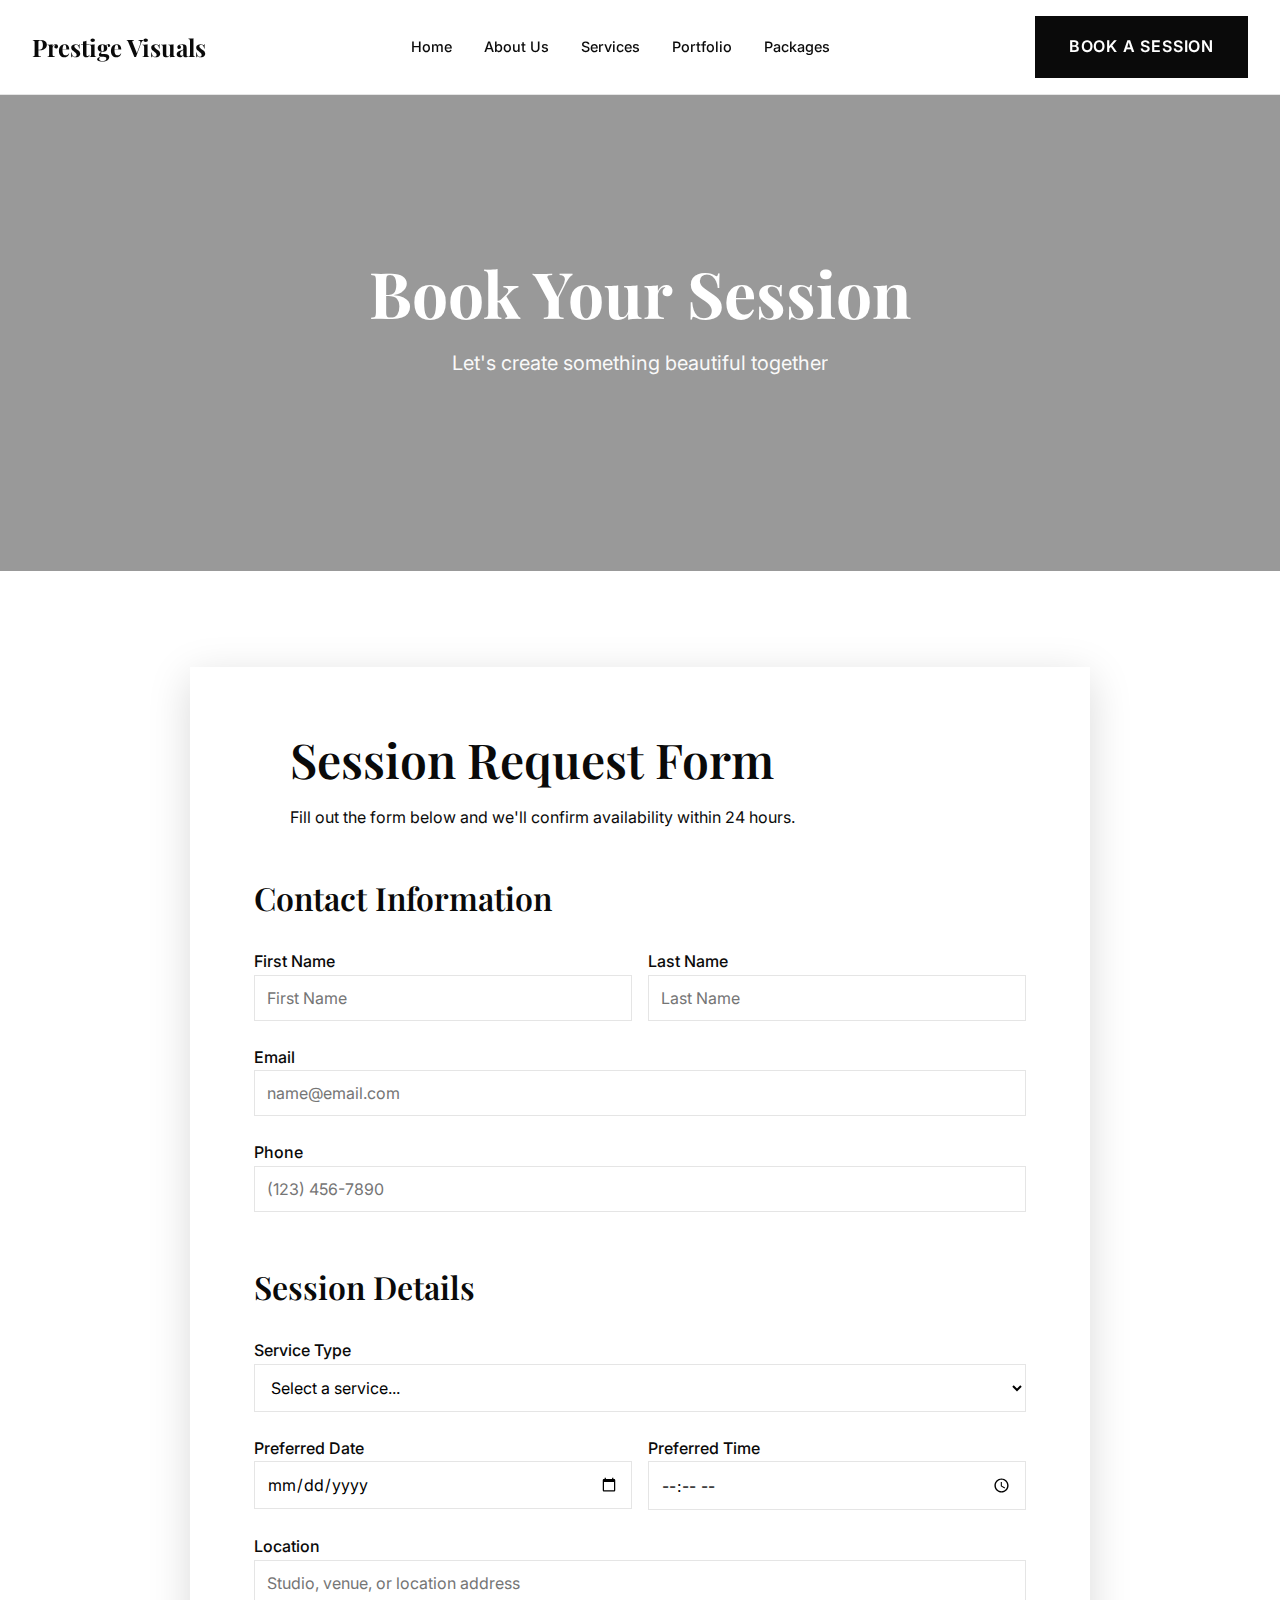
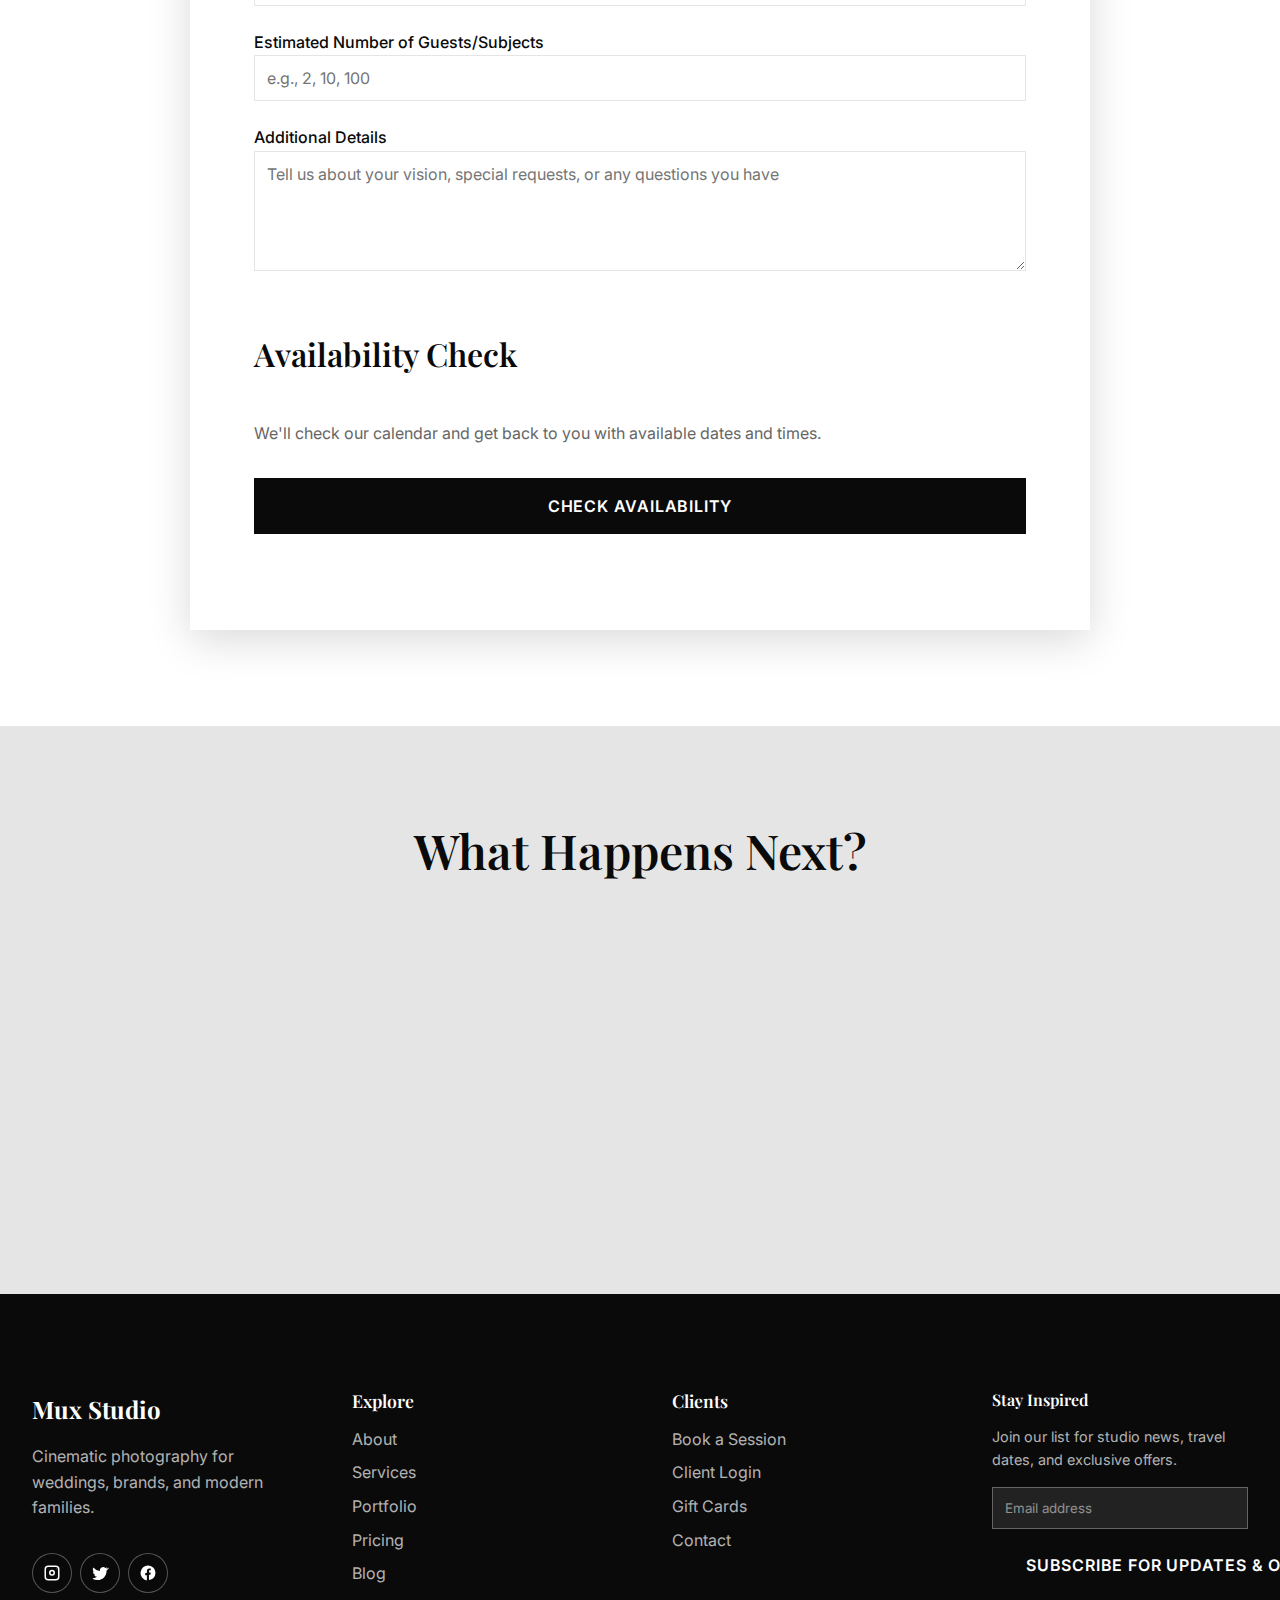
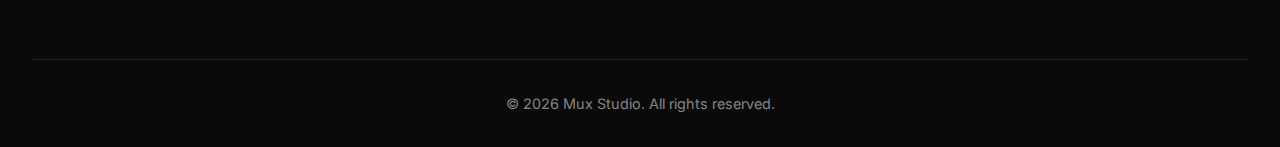
<file: bookings.html>
<!DOCTYPE html>
<html lang="en">
<head>
    <meta charset="UTF-8" />
    <meta name="viewport" content="width=device-width, initial-scale=1.0" />
    <title>Book a Session | Mux Studio</title>
    <link rel="preconnect" href="https://fonts.googleapis.com" />
    <link rel="preconnect" href="https://fonts.gstatic.com" crossorigin />
    <link href="https://fonts.googleapis.com/css2?family=Playfair+Display:wght@400;600;700&family=Inter:wght@400;500;600;700&display=swap" rel="stylesheet" />
    <link rel="stylesheet" href="assets/css/styles.css" />
    <script defer src="assets/js/main.js"></script>
</head>
<body>
    <header class="site-header" id="top">
        <div class="logo">Prestige Visuals</div>
        <nav class="main-nav" aria-label="Primary">
            <button class="nav-toggle" aria-expanded="false" aria-label="Toggle navigation">
                <span></span><span></span><span></span>
            </button>
            <ul>
                <li><a href="index.html">Home</a></li>
                <li><a href="about.html">About Us</a></li>
                <li><a href="services.html">Services</a></li>
                <li><a href="portfolio.html">Portfolio</a></li>
                <li><a href="pricing.html">Packages</a></li>
            </ul>
        </nav>
        <a class="btn primary" href="contact.html">Book a Session</a>
    </header>

    <main>
        <section class="hero hero--md">
            <div class="hero-media hero-media--bookings"></div>
            <div class="hero-content">
                <h1>Book Your Session</h1>
                <p>Let's create something beautiful together</p>
            </div>
        </section>

        <section>
            <div class="contact-card content-medium">
                <div class="section-heading section-heading--left">
                    <h2>Session Request Form</h2>
                    <p>Fill out the form below and we'll confirm availability within 24 hours.</p>
                </div>
                <form class="contact-form">
                    <h3 class="stack-sm">Contact Information</h3>
                    <div class="form-grid">
                        <label>
                            First Name
                            <input type="text" name="firstName" placeholder="First Name" required />
                        </label>
                        <label>
                            Last Name
                            <input type="text" name="lastName" placeholder="Last Name" required />
                        </label>
                    </div>
                    <label>
                        Email
                        <input type="email" name="email" placeholder="name@email.com" required />
                    </label>
                    <label>
                        Phone
                        <input type="tel" name="phone" placeholder="(123) 456-7890" required />
                    </label>

                    <h3 class="section-title-spacing">Session Details</h3>
                    <label>
                        Service Type
                        <select name="serviceType" class="select-field" required>
                            <option value="">Select a service...</option>
                            <option value="wedding">Wedding Photography</option>
                            <option value="portrait">Portrait & Headshots</option>
                            <option value="event">Event Photography</option>
                            <option value="product">Product Photography</option>
                            <option value="family">Family & Lifestyle</option>
                            <option value="maternity">Maternity & Newborn</option>
                            <option value="other">Other</option>
                        </select>
                    </label>
                    <div class="form-grid">
                        <label>
                            Preferred Date
                            <input type="date" name="preferredDate" required />
                        </label>
                        <label>
                            Preferred Time
                            <input type="time" name="preferredTime" />
                        </label>
                    </div>
                    <label>
                        Location
                        <input type="text" name="location" placeholder="Studio, venue, or location address" />
                    </label>
                    <label>
                        Estimated Number of Guests/Subjects
                        <input type="number" name="guests" placeholder="e.g., 2, 10, 100" min="1" />
                    </label>
                    <label>
                        Additional Details
                        <textarea name="details" placeholder="Tell us about your vision, special requests, or any questions you have"></textarea>
                    </label>

                    <h3 class="section-title-spacing">Availability Check</h3>
                    <p class="muted-text stack-sm">We'll check our calendar and get back to you with available dates and times.</p>
                    
                    <button type="submit" class="btn primary">Check Availability</button>
                </form>
            </div>
        </section>

        <section class="section-muted">
            <div class="section-heading">
                <h2>What Happens Next?</h2>
            </div>
            <div class="card-grid card-grid-narrow">
                <article class="package-card">
                    <h3>1. Submit Request</h3>
                    <p>Fill out the form with your session details and preferred dates.</p>
                </article>
                <article class="package-card">
                    <h3>2. We Confirm</h3>
                    <p>Within 24 hours, we'll confirm availability and send a proposal.</p>
                </article>
                <article class="package-card">
                    <h3>3. Secure Your Date</h3>
                    <p>Sign the agreement and pay the retainer to lock in your session.</p>
                </article>
            </div>
        </section>
    </main>

    <footer class="site-footer">
        <div class="footer-brand">
            <div class="logo">Mux Studio</div>
            <p>Cinematic photography for weddings, brands, and modern families.</p>
            <div class="social-links">
                <a class="social-link" href="https://instagram.com/yourprofile" target="_blank" rel="noopener noreferrer" aria-label="Instagram">
                    <svg class="social-icon" viewBox="0 0 24 24" xmlns="http://www.w3.org/2000/svg"><path d="M7 2h10a5 5 0 0 1 5 5v10a5 5 0 0 1-5 5H7a5 5 0 0 1-5-5V7a5 5 0 0 1 5-5zm0 2a3 3 0 0 0-3 3v10a3 3 0 0 0 3 3h10a3 3 0 0 0 3-3V7a3 3 0 0 0-3-3H7zm5 3.5a4 4 0 1 1 0 8 4 4 0 0 1 0-8zm0 2a2 2 0 1 0 0 4 2 2 0 0 0 0-4zM18.5 6a.5.5 0 1 1 0 1 .5.5 0 0 1 0-1z"/></svg>
                </a>
                <a class="social-link" href="https://twitter.com/yourprofile" target="_blank" rel="noopener noreferrer" aria-label="Twitter">
                    <svg class="social-icon" viewBox="0 0 24 24" xmlns="http://www.w3.org/2000/svg"><path d="M22.46 6c-.77.35-1.6.58-2.46.69a4.3 4.3 0 0 0 1.88-2.37 8.59 8.59 0 0 1-2.72 1.04 4.28 4.28 0 0 0-7.29 3.9A12.14 12.14 0 0 1 3.16 4.64a4.28 4.28 0 0 0 1.32 5.72 4.24 4.24 0 0 1-1.94-.54v.05a4.28 4.28 0 0 0 3.43 4.2 4.3 4.3 0 0 1-1.93.07 4.28 4.28 0 0 0 3.99 2.97 8.58 8.58 0 0 1-5.31 1.83A8.72 8.72 0 0 1 2 19.54a12.14 12.14 0 0 0 6.56 1.92c7.88 0 12.2-6.53 12.2-12.2 0-.19 0-.37-.01-.56A8.72 8.72 0 0 0 24 5.1a8.6 8.6 0 0 1-2.54.7z"/></svg>
                </a>
                <a class="social-link" href="https://facebook.com/yourprofile" target="_blank" rel="noopener noreferrer" aria-label="Facebook">
                    <svg class="social-icon" viewBox="0 0 24 24" xmlns="http://www.w3.org/2000/svg"><path d="M22 12a10 10 0 1 0-11.5 9.9v-7h-2.2v-3h2.2V9.4c0-2.2 1.3-3.4 3.3-3.4.96 0 1.95.17 1.95.17v2.1h-1.07c-1.06 0-1.39.66-1.39 1.34v1.6h2.36l-.38 3h-1.98v7A10 10 0 0 0 22 12"/></svg>
                </a>
            </div>
        </div>
        <div class="footer-links">
            <h4>Explore</h4>
            <ul>
                <li><a href="about.html">About</a></li>
                <li><a href="services.html">Services</a></li>
                <li><a href="portfolio.html">Portfolio</a></li>
                <li><a href="pricing.html">Pricing</a></li>
                <li><a href="blog.html">Blog</a></li>
            </ul>
        </div>
        <div class="footer-links">
            <h4>Clients</h4>
            <ul>
                <li><a href="contact.html">Book a Session</a></li>
                <li><a href="client-login.html">Client Login</a></li>
                <li><a href="gift-cards.html">Gift Cards</a></li>
                <li><a href="contact.html">Contact</a></li>
            </ul>
        </div>
        <div class="footer-newsletter">
            <h4>Stay Inspired</h4>
            <p>Join our list for studio news, travel dates, and exclusive offers.</p>
            <form>
                <label class="sr-only" for="newsletter-bookings">Email</label>
                <input type="email" id="newsletter-bookings" placeholder="Email address" required />
                <button type="submit" class="btn primary">Subscribe for Updates & Offers</button>
            </form>
        </div>
        <div class="footer-bottom">
            <p>© <span id="year"></span> Mux Studio. All rights reserved.</p>
        </div>
    </footer>
</body>
</html>
</file>
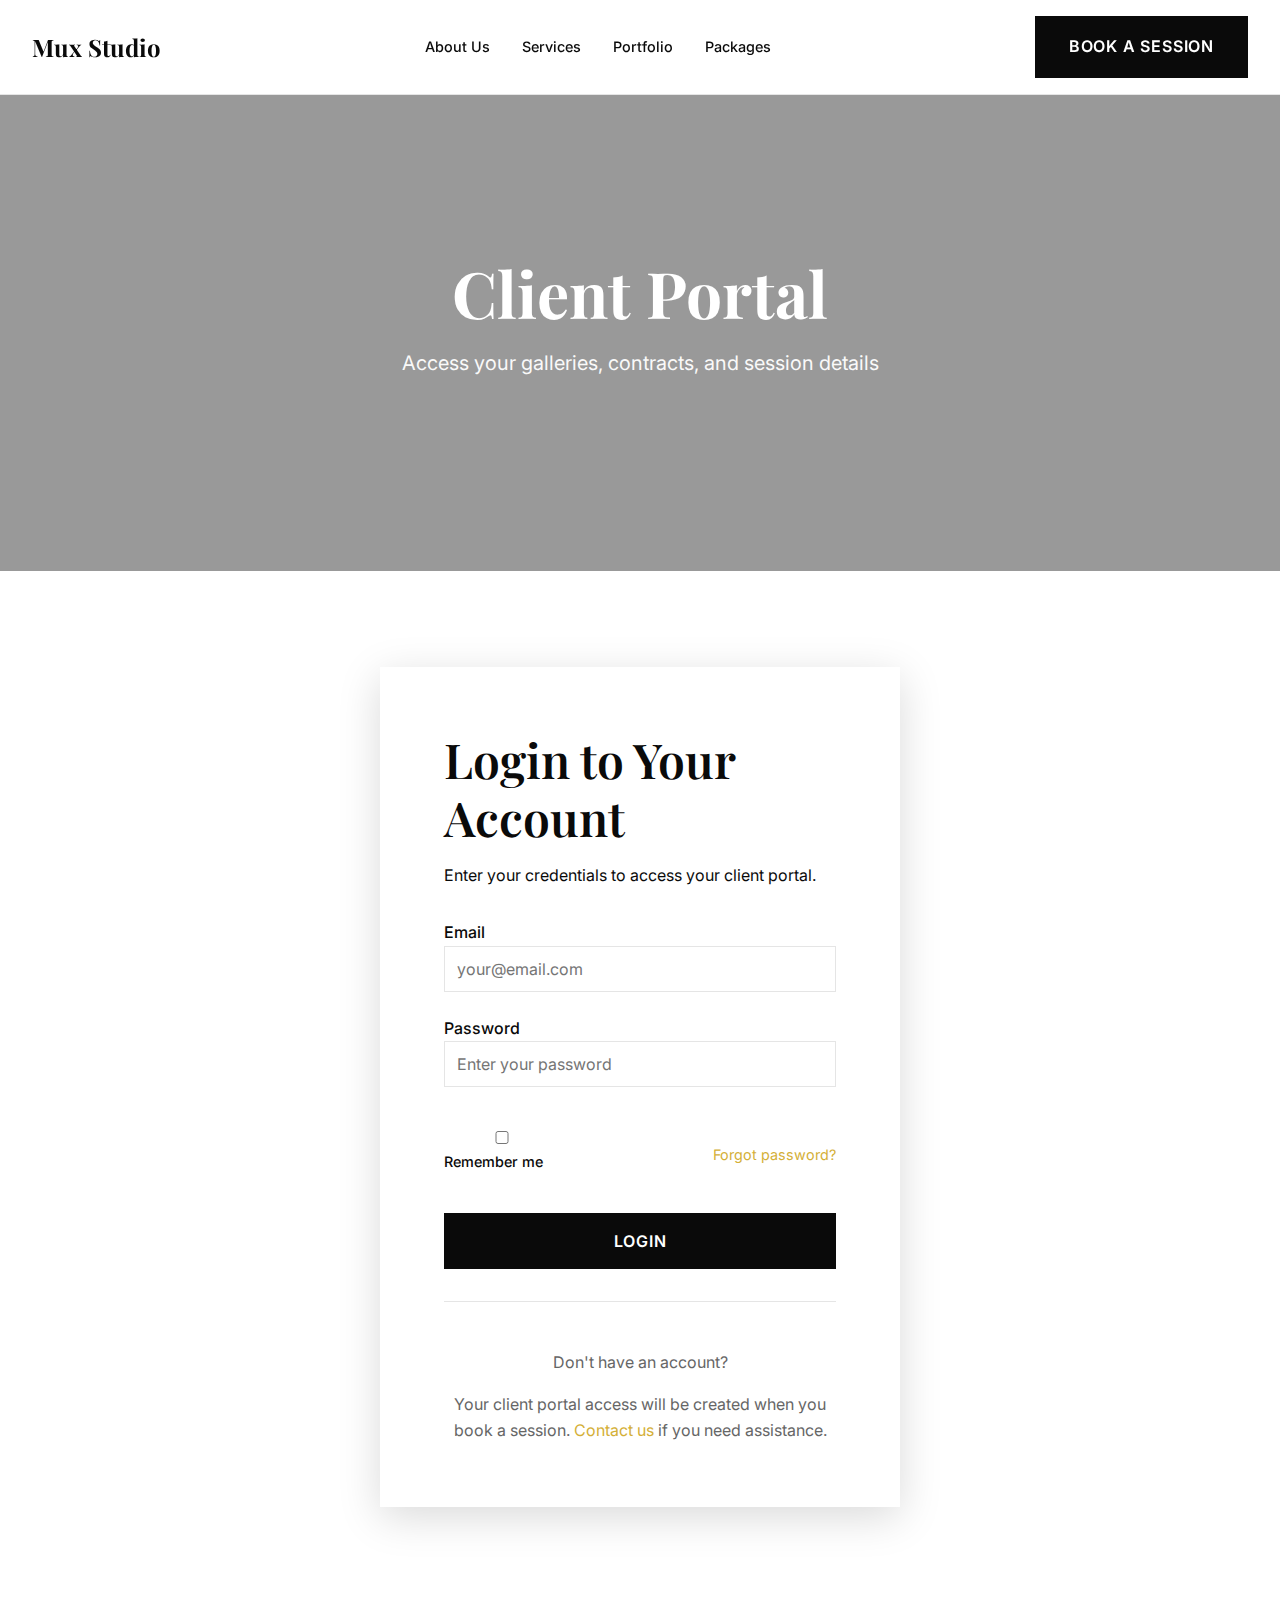
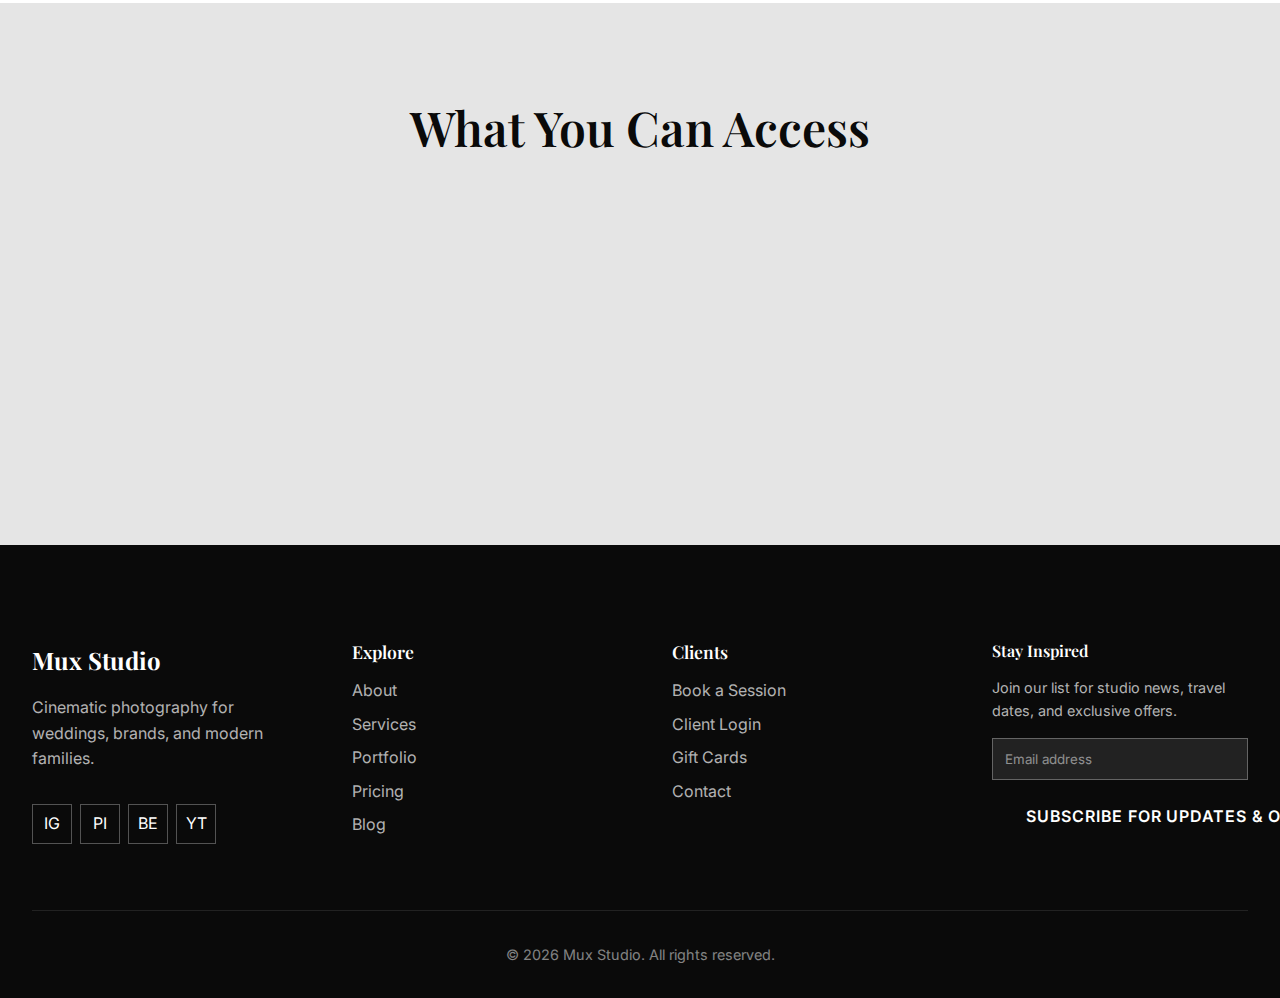
<file: client-login.html>
<!DOCTYPE html>
<html lang="en">
<head>
    <meta charset="UTF-8" />
    <meta name="viewport" content="width=device-width, initial-scale=1.0" />
    <title>Client Login | Mux Studio</title>
    <link rel="preconnect" href="https://fonts.googleapis.com" />
    <link rel="preconnect" href="https://fonts.gstatic.com" crossorigin />
    <link href="https://fonts.googleapis.com/css2?family=Playfair+Display:wght@400;600;700&family=Inter:wght@400;500;600;700&display=swap" rel="stylesheet" />
    <link rel="stylesheet" href="assets/css/styles.css" />
    <script defer src="assets/js/main.js"></script>
</head>
<body>
    <header class="site-header" id="top">
        <div class="logo">Mux Studio</div>
        <nav class="main-nav" aria-label="Primary">
            <button class="nav-toggle" aria-expanded="false" aria-label="Toggle navigation">
                <span></span><span></span><span></span>
            </button>
            <ul>
                <li><a href="about.html">About Us</a></li>
                <li><a href="services.html">Services</a></li>
                <li><a href="portfolio.html">Portfolio</a></li>
                <li><a href="pricing.html">Packages</a></li>
            </ul>
        </nav>
        <a class="btn primary" href="contact.html">Book a Session</a>
    </header>

    <main>
        <section class="hero hero--md">
            <div class="hero-media hero-media--client"></div>
            <div class="hero-content">
                <h1>Client Portal</h1>
                <p>Access your galleries, contracts, and session details</p>
            </div>
        </section>

        <section>
            <div class="contact-card content-small">
                <div class="section-heading section-heading--left">
                    <h2>Login to Your Account</h2>
                    <p>Enter your credentials to access your client portal.</p>
                </div>
                <form class="contact-form">
                    <label>
                        Email
                        <input type="email" name="email" placeholder="your@email.com" required />
                    </label>
                    <label>
                        Password
                        <input type="password" name="password" placeholder="Enter your password" required />
                    </label>
                    <div class="form-inline">
                        <label class="checkbox-inline">
                            <input type="checkbox" name="remember" />
                            Remember me
                        </label>
                        <a href="#" class="link-accent link-small">Forgot password?</a>
                    </div>
                    <button type="submit" class="btn primary btn-full">Login</button>
                </form>
                <div class="border-top">
                    <p class="muted-text stack-sm">Don't have an account?</p>
                    <p class="muted-text">Your client portal access will be created when you book a session. <a href="contact.html" class="link-accent">Contact us</a> if you need assistance.</p>
                </div>
            </div>
        </section>

        <section class="section-muted">
            <div class="section-heading">
                <h2>What You Can Access</h2>
            </div>
            <div class="card-grid card-grid-narrow">
                <article class="package-card">
                    <h3>Your Galleries</h3>
                    <p>View, download, and share your session galleries in high resolution.</p>
                </article>
                <article class="package-card">
                    <h3>Contracts & Invoices</h3>
                    <p>Access signed agreements, invoices, and payment history.</p>
                </article>
                <article class="package-card">
                    <h3>Session Details</h3>
                    <p>Review timelines, shot lists, and important session information.</p>
                </article>
            </div>
        </section>
    </main>

    <footer class="site-footer">
        <div class="footer-brand">
            <div class="logo">Mux Studio</div>
            <p>Cinematic photography for weddings, brands, and modern families.</p>
            <div class="social-links">
                <a href="#" aria-label="Instagram">IG</a>
                <a href="#" aria-label="Pinterest">PI</a>
                <a href="#" aria-label="Behance">BE</a>
                <a href="#" aria-label="YouTube">YT</a>
            </div>
        </div>
        <div class="footer-links">
            <h4>Explore</h4>
            <ul>
                <li><a href="about.html">About</a></li>
                <li><a href="services.html">Services</a></li>
                <li><a href="portfolio.html">Portfolio</a></li>
                <li><a href="pricing.html">Pricing</a></li>
                <li><a href="blog.html">Blog</a></li>
            </ul>
        </div>
        <div class="footer-links">
            <h4>Clients</h4>
            <ul>
                <li><a href="contact.html">Book a Session</a></li>
                <li><a href="client-login.html">Client Login</a></li>
                <li><a href="gift-cards.html">Gift Cards</a></li>
                <li><a href="contact.html">Contact</a></li>
            </ul>
        </div>
        <div class="footer-newsletter">
            <h4>Stay Inspired</h4>
            <p>Join our list for studio news, travel dates, and exclusive offers.</p>
            <form>
                <label class="sr-only" for="newsletter-login">Email</label>
                <input type="email" id="newsletter-login" placeholder="Email address" required />
                <button type="submit" class="btn primary">Subscribe for Updates & Offers</button>
            </form>
        </div>
        <div class="footer-bottom">
            <p>© <span id="year"></span> Mux Studio. All rights reserved.</p>
        </div>
    </footer>
</body>
</html>
</file>
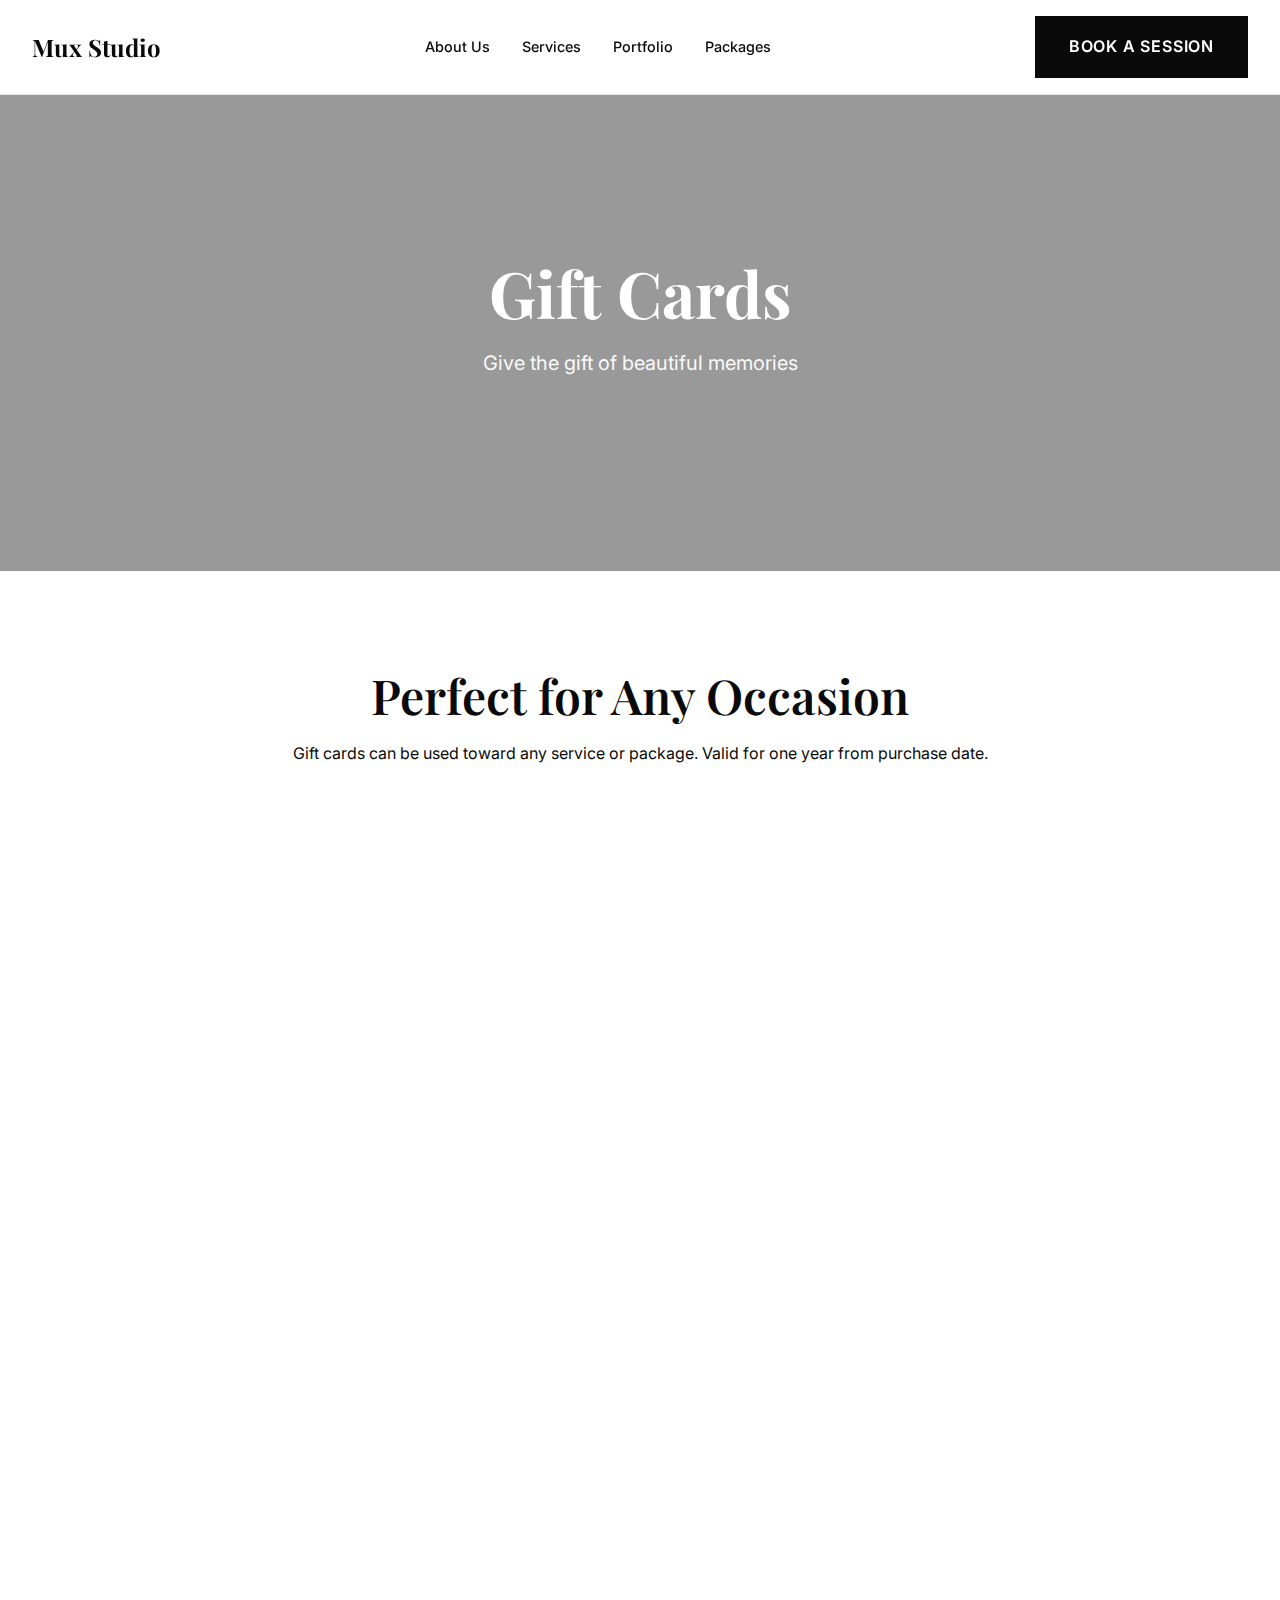
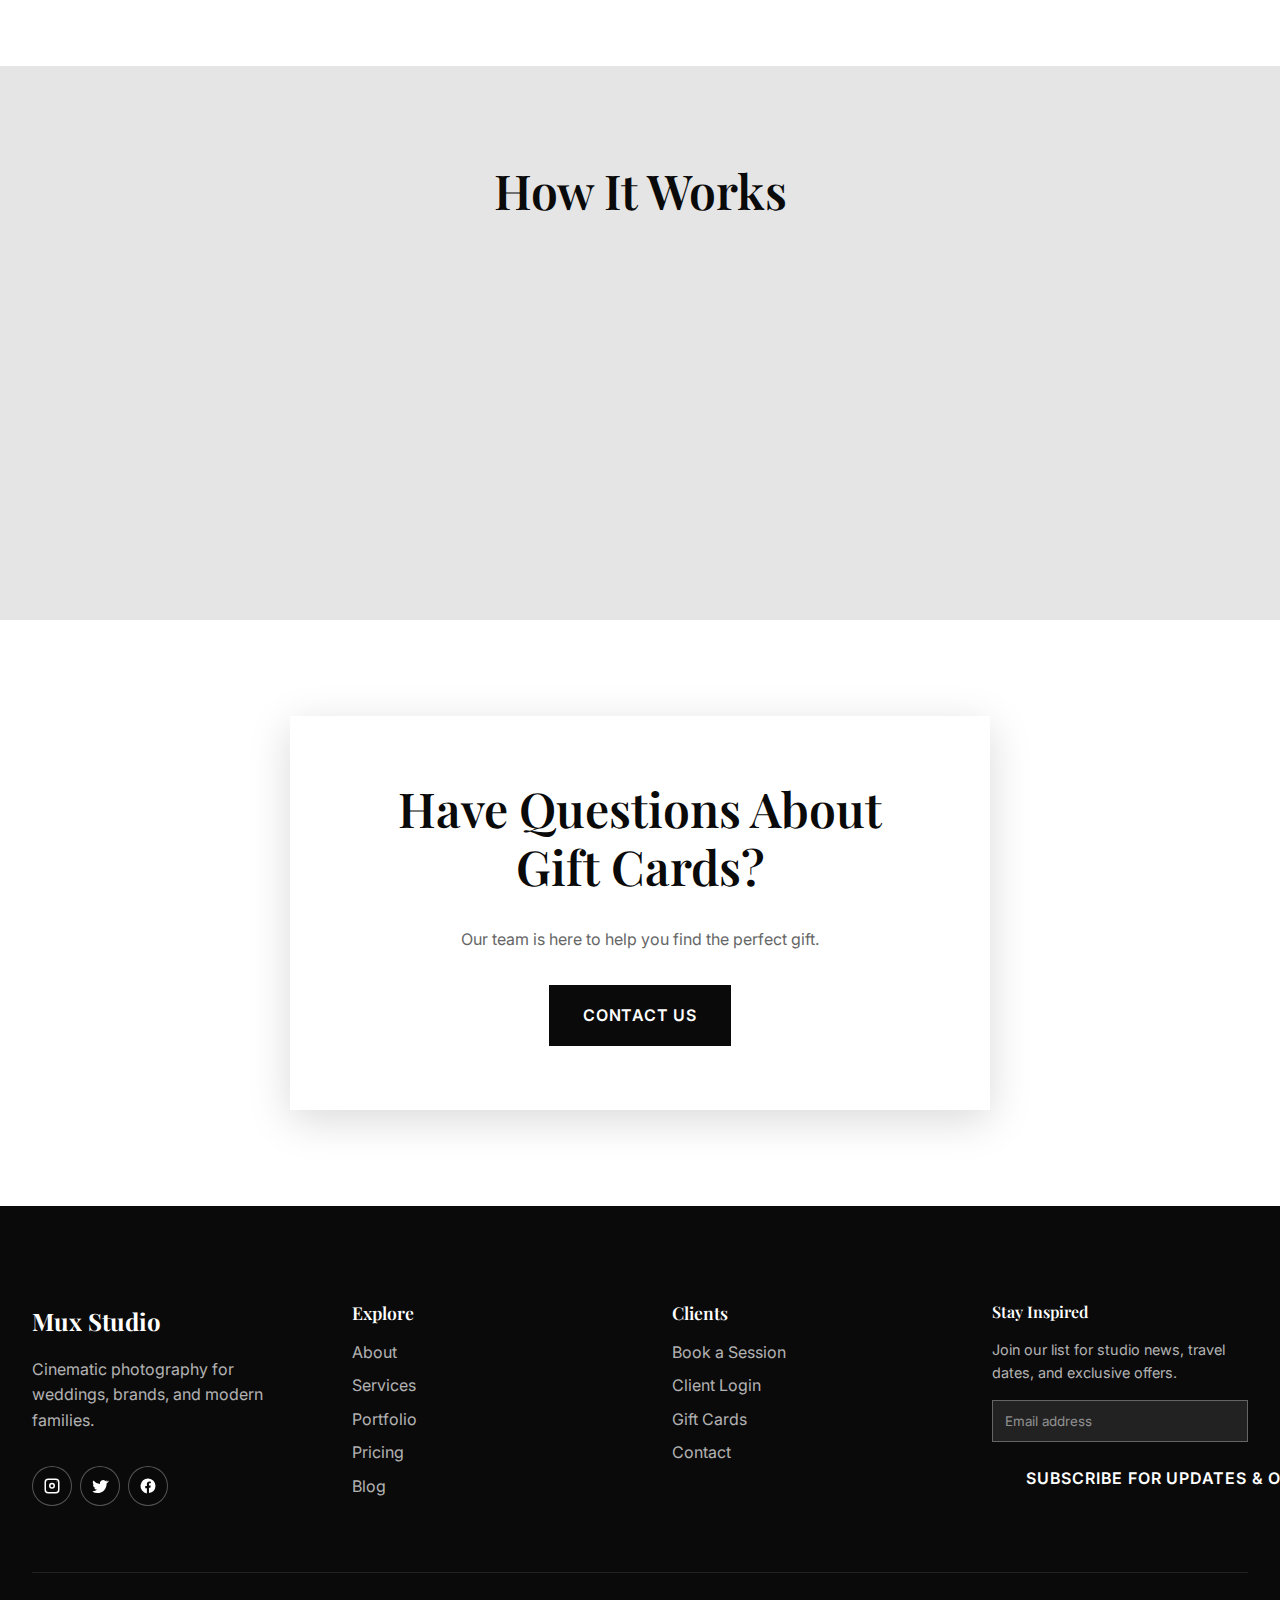
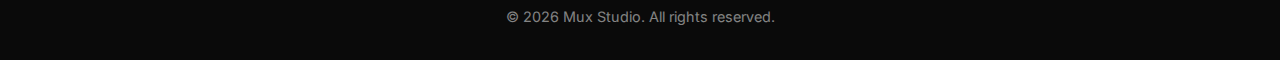
<file: gift-cards.html>
<!DOCTYPE html>
<html lang="en">
<head>
    <meta charset="UTF-8" />
    <meta name="viewport" content="width=device-width, initial-scale=1.0" />
    <title>Gift Cards | Mux Studio</title>
    <link rel="preconnect" href="https://fonts.googleapis.com" />
    <link rel="preconnect" href="https://fonts.gstatic.com" crossorigin />
    <link href="https://fonts.googleapis.com/css2?family=Playfair+Display:wght@400;600;700&family=Inter:wght@400;500;600;700&display=swap" rel="stylesheet" />
    <link rel="stylesheet" href="assets/css/styles.css" />
    <script defer src="assets/js/main.js"></script>
</head>
<body>
    <header class="site-header" id="top">
        <div class="logo">Mux Studio</div>
        <nav class="main-nav" aria-label="Primary">
            <button class="nav-toggle" aria-expanded="false" aria-label="Toggle navigation">
                <span></span><span></span><span></span>
            </button>
            <ul>
                <li><a href="about.html">About Us</a></li>
                <li><a href="services.html">Services</a></li>
                <li><a href="portfolio.html">Portfolio</a></li>
                <li><a href="pricing.html">Packages</a></li>
            </ul>
        </nav>
        <a class="btn primary" href="contact.html">Book a Session</a>
    </header>

    <main>
        <section class="hero hero--md">
            <div class="hero-media hero-media--gift"></div>
            <div class="hero-content">
                <h1>Gift Cards</h1>
                <p>Give the gift of beautiful memories</p>
            </div>
        </section>

        <section>
            <div class="section-heading">
                <h2>Perfect for Any Occasion</h2>
                <p>Gift cards can be used toward any service or package. Valid for one year from purchase date.</p>
            </div>
            <div class="card-grid packages-grid card-grid-narrow">
                <article class="package-card">
                    <h3>$250 Gift Card</h3>
                    <p>Perfect for portrait sessions or as a contribution toward larger packages.</p>
                    <p class="price">$250</p>
                    <a href="#" class="btn primary">Purchase Gift Card</a>
                </article>
                <article class="package-card">
                    <p class="tag">Most Popular</p>
                    <h3>$500 Gift Card</h3>
                    <p>Great for family sessions, headshots, or event photography coverage.</p>
                    <p class="price">$500</p>
                    <a href="#" class="btn primary">Purchase Gift Card</a>
                </article>
                <article class="package-card">
                    <h3>$1,000 Gift Card</h3>
                    <p>Ideal for weddings, brand packages, or multiple session bookings.</p>
                    <p class="price">$1,000</p>
                    <a href="#" class="btn primary">Purchase Gift Card</a>
                </article>
                <article class="package-card">
                    <h3>Custom Amount</h3>
                    <p>Choose any amount that fits your budget and occasion.</p>
                    <p class="price">Custom</p>
                    <a href="contact.html" class="btn primary">Contact Us</a>
                </article>
            </div>
        </section>

        <section class="section-muted">
            <div class="section-heading">
                <h2>How It Works</h2>
            </div>
            <div class="card-grid card-grid-narrow">
                <article class="package-card">
                    <h3>1. Purchase</h3>
                    <p>Select your gift card amount and complete the purchase. You'll receive a digital gift card via email.</p>
                </article>
                <article class="package-card">
                    <h3>2. Gift</h3>
                    <p>Share the gift card code with the recipient. They can redeem it when booking any service.</p>
                </article>
                <article class="package-card">
                    <h3>3. Redeem</h3>
                    <p>Recipients can use the gift card code during checkout or mention it when booking by phone.</p>
                </article>
            </div>
        </section>

        <section>
            <div class="contact-card content-compact text-center">
                <h2>Have Questions About Gift Cards?</h2>
                <p class="stack-md muted-text">Our team is here to help you find the perfect gift.</p>
                <a href="contact.html" class="btn primary">Contact Us</a>
            </div>
        </section>
    </main>

    <footer class="site-footer">
        <div class="footer-brand">
            <div class="logo">Mux Studio</div>
            <p>Cinematic photography for weddings, brands, and modern families.</p>
            <div class="social-links">
                <a class="social-link" href="https://instagram.com/yourprofile" target="_blank" rel="noopener noreferrer" aria-label="Instagram">
                    <svg class="social-icon" viewBox="0 0 24 24" xmlns="http://www.w3.org/2000/svg"><path d="M7 2h10a5 5 0 0 1 5 5v10a5 5 0 0 1-5 5H7a5 5 0 0 1-5-5V7a5 5 0 0 1 5-5zm0 2a3 3 0 0 0-3 3v10a3 3 0 0 0 3 3h10a3 3 0 0 0 3-3V7a3 3 0 0 0-3-3H7zm5 3.5a4 4 0 1 1 0 8 4 4 0 0 1 0-8zm0 2a2 2 0 1 0 0 4 2 2 0 0 0 0-4zM18.5 6a.5.5 0 1 1 0 1 .5.5 0 0 1 0-1z"/></svg>
                </a>
                <a class="social-link" href="https://twitter.com/yourprofile" target="_blank" rel="noopener noreferrer" aria-label="Twitter">
                    <svg class="social-icon" viewBox="0 0 24 24" xmlns="http://www.w3.org/2000/svg"><path d="M22.46 6c-.77.35-1.6.58-2.46.69a4.3 4.3 0 0 0 1.88-2.37 8.59 8.59 0 0 1-2.72 1.04 4.28 4.28 0 0 0-7.29 3.9A12.14 12.14 0 0 1 3.16 4.64a4.28 4.28 0 0 0 1.32 5.72 4.24 4.24 0 0 1-1.94-.54v.05a4.28 4.28 0 0 0 3.43 4.2 4.3 4.3 0 0 1-1.93.07 4.28 4.28 0 0 0 3.99 2.97 8.58 8.58 0 0 1-5.31 1.83A8.72 8.72 0 0 1 2 19.54a12.14 12.14 0 0 0 6.56 1.92c7.88 0 12.2-6.53 12.2-12.2 0-.19 0-.37-.01-.56A8.72 8.72 0 0 0 24 5.1a8.6 8.6 0 0 1-2.54.7z"/></svg>
                </a>
                <a class="social-link" href="https://facebook.com/yourprofile" target="_blank" rel="noopener noreferrer" aria-label="Facebook">
                    <svg class="social-icon" viewBox="0 0 24 24" xmlns="http://www.w3.org/2000/svg"><path d="M22 12a10 10 0 1 0-11.5 9.9v-7h-2.2v-3h2.2V9.4c0-2.2 1.3-3.4 3.3-3.4.96 0 1.95.17 1.95.17v2.1h-1.07c-1.06 0-1.39.66-1.39 1.34v1.6h2.36l-.38 3h-1.98v7A10 10 0 0 0 22 12"/></svg>
                </a>
            </div>
        </div>
        <div class="footer-links">
            <h4>Explore</h4>
            <ul>
                <li><a href="about.html">About</a></li>
                <li><a href="services.html">Services</a></li>
                <li><a href="portfolio.html">Portfolio</a></li>
                <li><a href="pricing.html">Pricing</a></li>
                <li><a href="blog.html">Blog</a></li>
            </ul>
        </div>
        <div class="footer-links">
            <h4>Clients</h4>
            <ul>
                <li><a href="contact.html">Book a Session</a></li>
                <li><a href="client-login.html">Client Login</a></li>
                <li><a href="gift-cards.html">Gift Cards</a></li>
                <li><a href="contact.html">Contact</a></li>
            </ul>
        </div>
        <div class="footer-newsletter">
            <h4>Stay Inspired</h4>
            <p>Join our list for studio news, travel dates, and exclusive offers.</p>
            <form>
                <label class="sr-only" for="newsletter-gift">Email</label>
                <input type="email" id="newsletter-gift" placeholder="Email address" required />
                <button type="submit" class="btn primary">Subscribe for Updates & Offers</button>
            </form>
        </div>
        <div class="footer-bottom">
            <p>© <span id="year"></span> Mux Studio. All rights reserved.</p>
        </div>
    </footer>
</body>
</html>
</file>
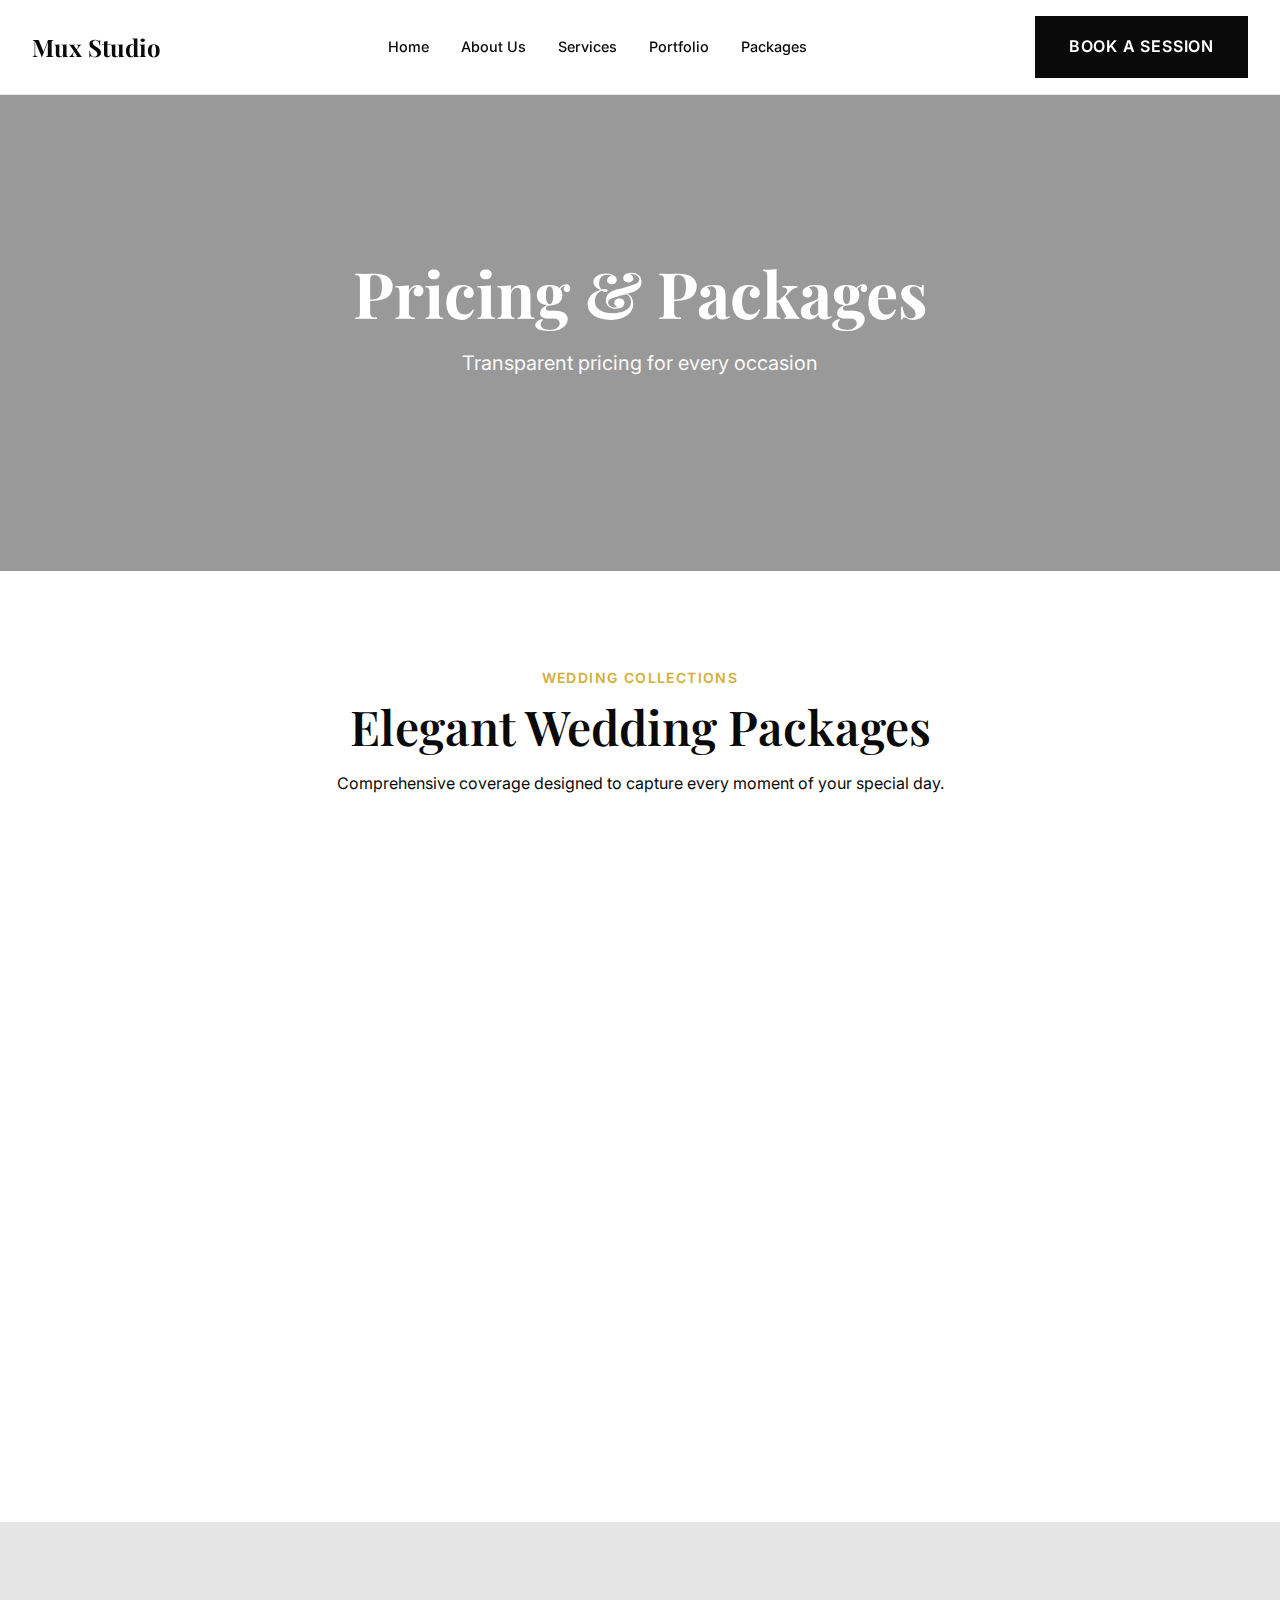
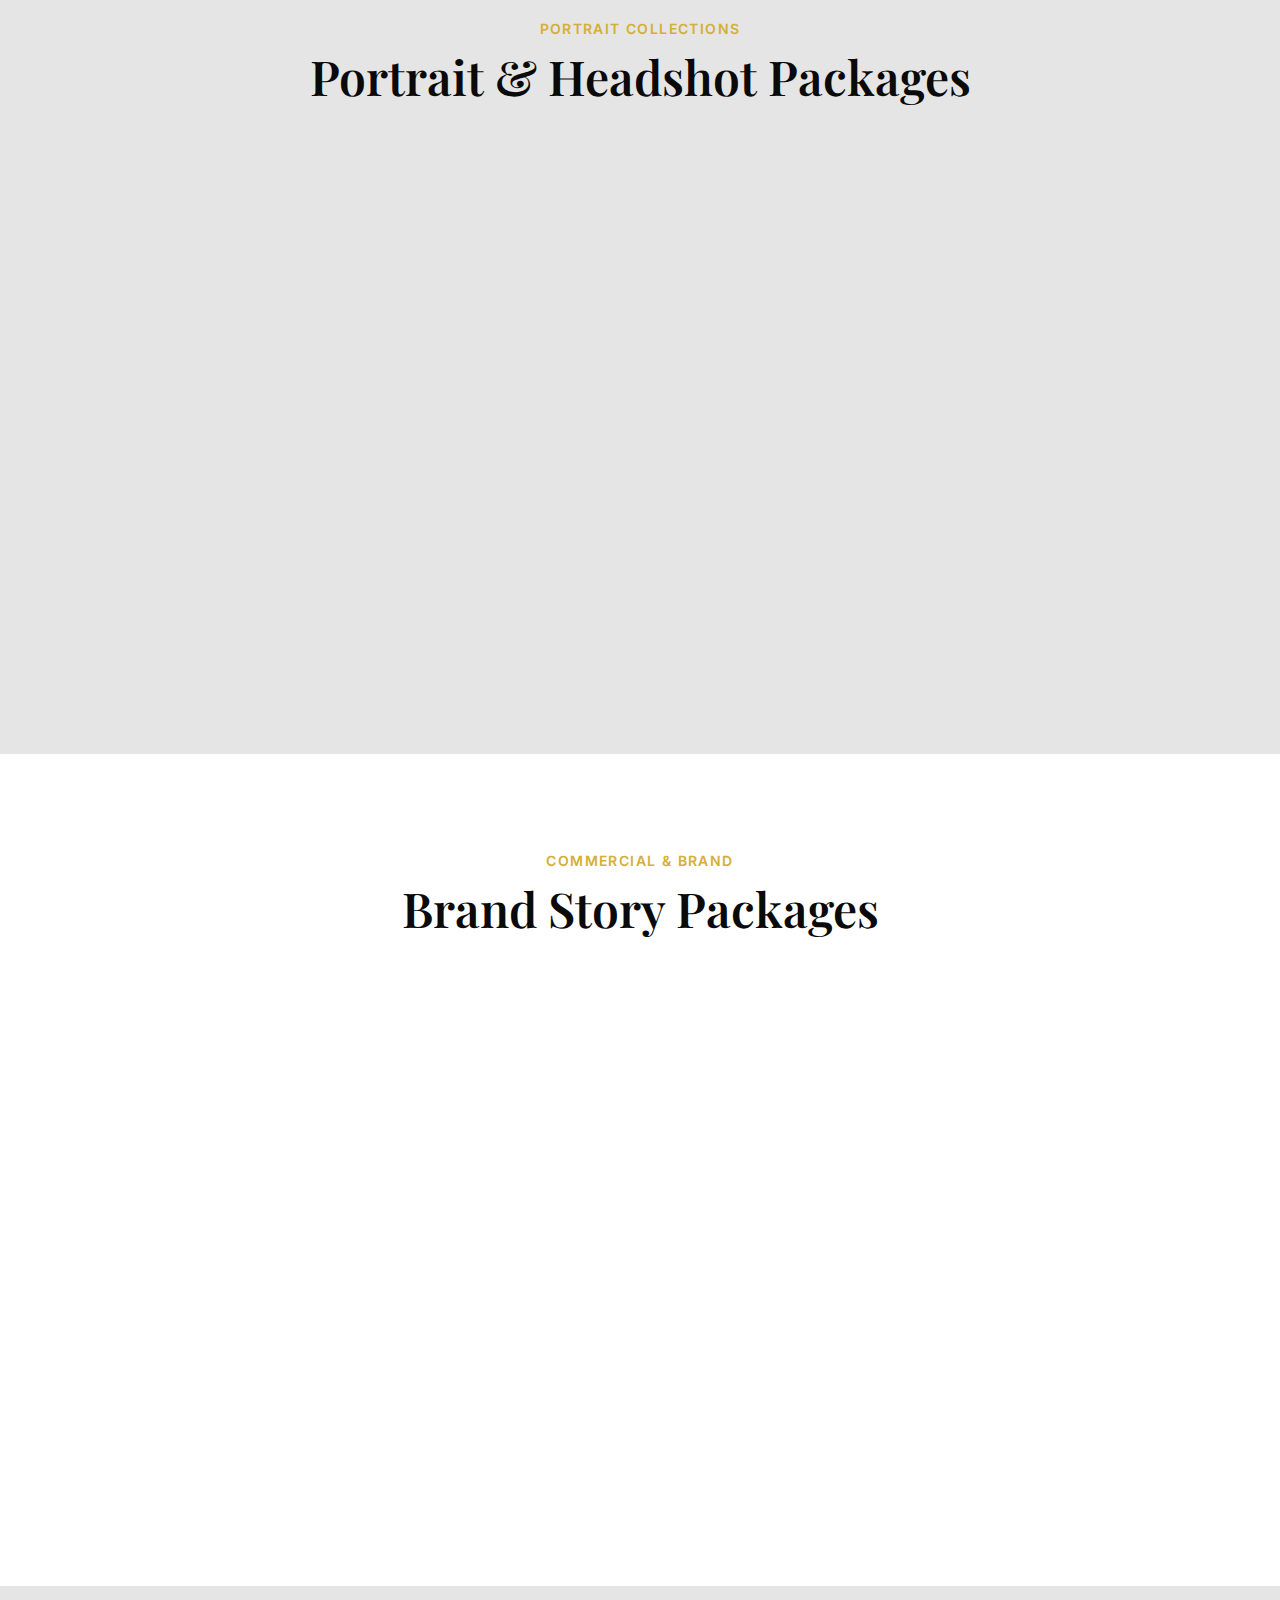
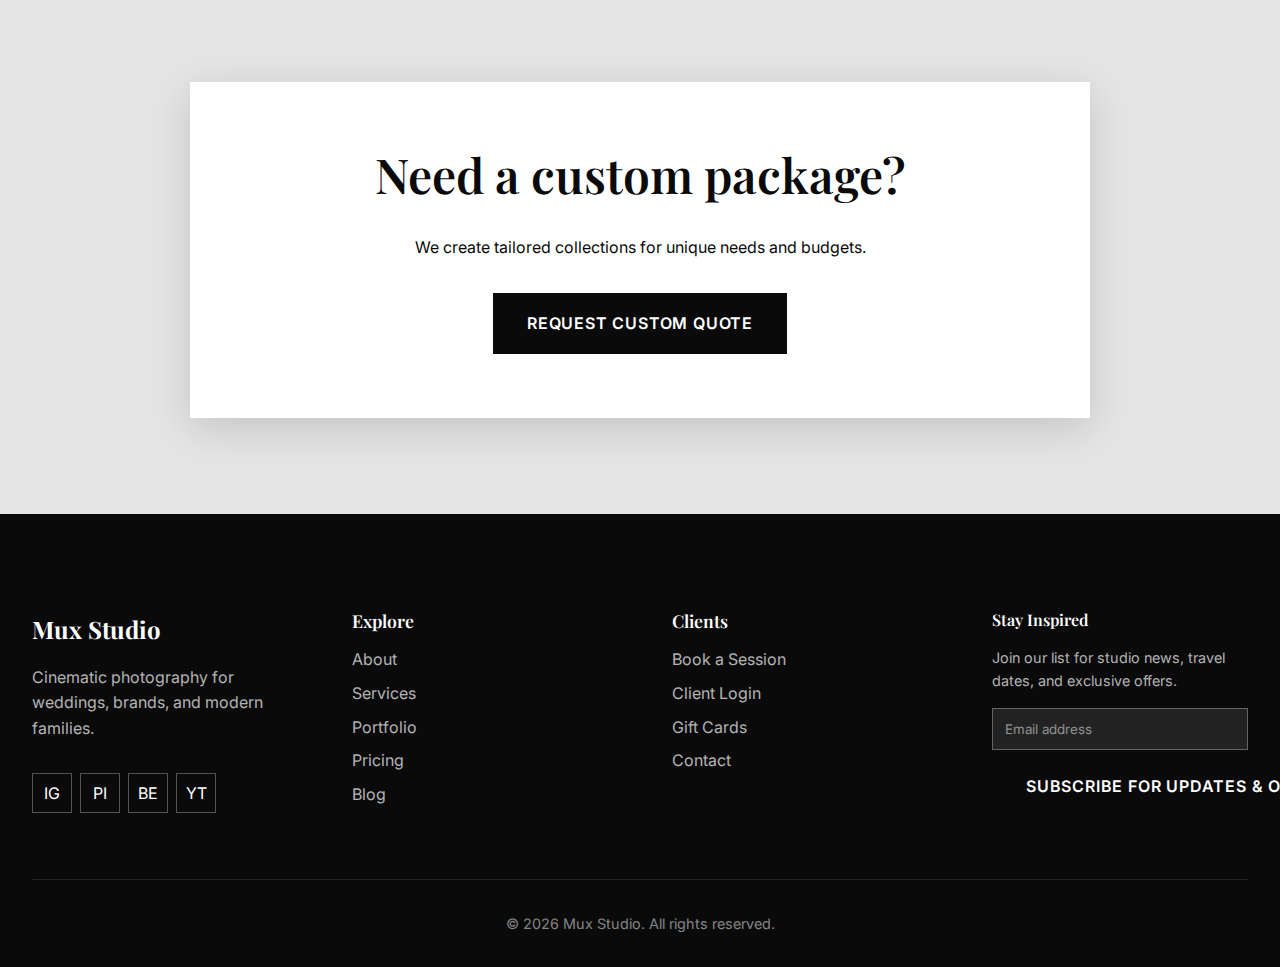
<file: pricing.html>
<!DOCTYPE html>
<html lang="en">
<head>
    <meta charset="UTF-8" />
    <meta name="viewport" content="width=device-width, initial-scale=1.0" />
    <title>Pricing & Packages | Mux Studio</title>
    <link rel="preconnect" href="https://fonts.googleapis.com" />
    <link rel="preconnect" href="https://fonts.gstatic.com" crossorigin />
    <link href="https://fonts.googleapis.com/css2?family=Playfair+Display:wght@400;600;700&family=Inter:wght@400;500;600;700&display=swap" rel="stylesheet" />
    <link rel="stylesheet" href="assets/css/styles.css" />
    <script defer src="assets/js/main.js"></script>
</head>
<body>
    <header class="site-header" id="top">
        <div class="logo">Mux Studio</div>
        <nav class="main-nav" aria-label="Primary">
            <button class="nav-toggle" aria-expanded="false" aria-label="Toggle navigation">
                <span></span><span></span><span></span>
            </button>
            <ul>
                <li><a href="index.html">Home</a></li>
                <li><a href="about.html">About Us</a></li>
                <li><a href="services.html">Services</a></li>
                <li><a href="portfolio.html">Portfolio</a></li>
                <li><a href="pricing.html">Packages</a></li>
            </ul>
        </nav>
        <a class="btn primary" href="contact.html">Book a Session</a>
    </header>

    <main>
        <section class="hero hero--md">
            <div class="hero-media hero-media--pricing"></div>
            <div class="hero-content">
                <h1>Pricing & Packages</h1>
                <p>Transparent pricing for every occasion</p>
            </div>
        </section>

        <section class="packages" id="weddings">
            <div class="section-heading">
                <p class="eyebrow">Wedding Collections</p>
                <h2>Elegant Wedding Packages</h2>
                <p>Comprehensive coverage designed to capture every moment of your special day.</p>
            </div>
            <div class="card-grid packages-grid">
                <article class="package-card">
                    <h3>Essential</h3>
                    <p>Perfect for intimate ceremonies and elopements.</p>
                    <ul class="feature-list feature-list--left stack-md">
                        <li>4 hours coverage</li>
                        <li>Single photographer</li>
                        <li>Online gallery</li>
                        <li>50+ edited images</li>
                    </ul>
                    <p class="price">$2,800</p>
                    <a href="contact.html" class="btn primary">Choose Your Package</a>
                </article>
                <article class="package-card">
                    <p class="tag">Most Loved</p>
                    <h3>Eternal Vows</h3>
                    <p>Our signature package for full-day celebrations.</p>
                    <ul class="feature-list feature-list--left stack-md">
                        <li>8-10 hours coverage</li>
                        <li>Two photographers</li>
                        <li>Engagement session</li>
                        <li>Highlight film (3-5 min)</li>
                        <li>Online gallery & prints</li>
                        <li>200+ edited images</li>
                    </ul>
                    <p class="price">$6,200</p>
                    <a href="contact.html" class="btn primary">Choose Your Package</a>
                </article>
                <article class="package-card">
                    <h3>Luxury</h3>
                    <p>The ultimate experience with premium deliverables.</p>
                    <ul class="feature-list feature-list--left stack-md">
                        <li>12+ hours coverage</li>
                        <li>Two photographers + assistant</li>
                        <li>Engagement + bridal sessions</li>
                        <li>Cinematic film (8-10 min)</li>
                        <li>Heirloom album (50 pages)</li>
                        <li>Online gallery & prints</li>
                        <li>400+ edited images</li>
                    </ul>
                    <p class="price">$9,500</p>
                    <a href="contact.html" class="btn primary">Choose Your Package</a>
                </article>
            </div>
        </section>

        <section class="packages section-muted" id="portraits">
            <div class="section-heading">
                <p class="eyebrow">Portrait Collections</p>
                <h2>Portrait & Headshot Packages</h2>
            </div>
            <div class="card-grid packages-grid">
                <article class="package-card">
                    <h3>Classic Headshot</h3>
                    <p>Professional headshots for business and personal branding.</p>
                    <ul class="feature-list feature-list--left stack-md">
                        <li>1 hour session</li>
                        <li>Studio or location</li>
                        <li>2-3 outfit changes</li>
                        <li>10 edited images</li>
                    </ul>
                    <p class="price">$450</p>
                    <a href="contact.html" class="btn primary">Choose Your Package</a>
                </article>
                <article class="package-card">
                    <h3>Editorial Portrait Day</h3>
                    <p>Signature portrait experience with creative direction.</p>
                    <ul class="feature-list feature-list--left stack-md">
                        <li>2-3 hour session</li>
                        <li>Creative direction</li>
                        <li>Multiple locations</li>
                        <li>Professional retouching</li>
                        <li>25+ edited images</li>
                    </ul>
                    <p class="price">$1,250</p>
                    <a href="contact.html" class="btn primary">Choose Your Package</a>
                </article>
            </div>
        </section>

        <section class="packages" id="brand">
            <div class="section-heading">
                <p class="eyebrow">Commercial & Brand</p>
                <h2>Brand Story Packages</h2>
            </div>
            <div class="card-grid packages-grid">
                <article class="package-card">
                    <h3>Product Session</h3>
                    <p>E-commerce and catalog photography.</p>
                    <ul class="feature-list feature-list--left stack-md">
                        <li>Half-day session</li>
                        <li>Studio setup</li>
                        <li>White background & lifestyle</li>
                        <li>50+ edited images</li>
                    </ul>
                    <p class="price">$800</p>
                    <a href="contact.html" class="btn primary">Choose Your Package</a>
                </article>
                <article class="package-card">
                    <h3>Brand Story Suite</h3>
                    <p>Multi-day content creation for brands.</p>
                    <ul class="feature-list feature-list--left stack-md">
                        <li>Multi-day coverage</li>
                        <li>Product + lifestyle + motion</li>
                        <li>Social media assets</li>
                        <li>Full brand guidelines</li>
                        <li>200+ edited images</li>
                    </ul>
                    <p class="price">Custom Quote</p>
                    <a href="contact.html" class="btn primary">Get Custom Quote</a>
                </article>
            </div>
        </section>

        <section class="contact-cta">
            <div class="contact-card text-center">
                <h2>Need a custom package?</h2>
                <p class="stack-md">We create tailored collections for unique needs and budgets.</p>
                <a href="contact.html" class="btn primary">Request Custom Quote</a>
            </div>
        </section>
    </main>

    <footer class="site-footer">
        <div class="footer-brand">
            <div class="logo">Mux Studio</div>
            <p>Cinematic photography for weddings, brands, and modern families.</p>
            <div class="social-links">
                <a href="#" aria-label="Instagram">IG</a>
                <a href="#" aria-label="Pinterest">PI</a>
                <a href="#" aria-label="Behance">BE</a>
                <a href="#" aria-label="YouTube">YT</a>
            </div>
        </div>
        <div class="footer-links">
            <h4>Explore</h4>
            <ul>
                <li><a href="about.html">About</a></li>
                <li><a href="services.html">Services</a></li>
                <li><a href="portfolio.html">Portfolio</a></li>
                <li><a href="pricing.html">Pricing</a></li>
                <li><a href="blog.html">Blog</a></li>
            </ul>
        </div>
        <div class="footer-links">
            <h4>Clients</h4>
            <ul>
                <li><a href="contact.html">Book a Session</a></li>
                <li><a href="client-login.html">Client Login</a></li>
                <li><a href="gift-cards.html">Gift Cards</a></li>
                <li><a href="contact.html">Contact</a></li>
            </ul>
        </div>
        <div class="footer-newsletter">
            <h4>Stay Inspired</h4>
            <p>Join our list for studio news, travel dates, and exclusive offers.</p>
            <form>
                <label class="sr-only" for="newsletter-pricing">Email</label>
                <input type="email" id="newsletter-pricing" placeholder="Email address" required />
                <button type="submit" class="btn primary">Subscribe for Updates & Offers</button>
            </form>
        </div>
        <div class="footer-bottom">
            <p>© <span id="year"></span> Mux Studio. All rights reserved.</p>
        </div>
    </footer>
</body>
</html>
</file>
<file: assets/css/styles.css>
/* ============================================
   MUX STUDIO - Modern Photography Website
   ============================================ */

:root {
    --color-black: #0a0a0a;
    --color-white: #ffffff;
    --color-gold: #d4af37;
    --color-gold-light: #e8d5a3;
    --color-gray-dark: #1a1a1a;
    --color-gray: #666666;
    --color-gray-light: #e5e5e5;
    
    --font-heading: 'Playfair Display', serif;
    --font-body: 'Inter', sans-serif;
    
    --spacing-xs: 0.5rem;
    --spacing-sm: 1rem;
    --spacing-md: 2rem;
    --spacing-lg: 4rem;
    --spacing-xl: 6rem;
    
    --transition: all 0.3s cubic-bezier(0.4, 0, 0.2, 1);
    --shadow: 0 4px 20px rgba(0, 0, 0, 0.1);
    --shadow-lg: 0 10px 40px rgba(0, 0, 0, 0.15);
}

* {
    margin: 0;
    padding: 0;
    box-sizing: border-box;
}

html {
    scroll-behavior: smooth;
}

body {
    font-family: var(--font-body);
    font-size: 16px;
    line-height: 1.6;
    color: var(--color-black);
    background: var(--color-white);
    overflow-x: hidden;
}

img {
    max-width: 100%;
    height: auto;
    display: block;
}

a {
    text-decoration: none;
    color: inherit;
    transition: var(--transition);
}

ul {
    list-style: none;
}

/* ============================================
   TYPOGRAPHY
   ============================================ */

h1, h2, h3, h4, h5, h6 {
    font-family: var(--font-heading);
    font-weight: 600;
    line-height: 1.2;
    margin-bottom: var(--spacing-sm);
}

h1 {
    font-size: clamp(2.5rem, 5vw, 4.5rem);
    font-weight: 700;
}

h2 {
    font-size: clamp(2rem, 4vw, 3rem);
}

h3 {
    font-size: clamp(1.5rem, 3vw, 2rem);
}

.eyebrow {
    font-size: 0.875rem;
    font-weight: 600;
    text-transform: uppercase;
    letter-spacing: 0.1em;
    color: var(--color-gold);
    margin-bottom: var(--spacing-xs);
}

/* ============================================
   BUTTONS
   ============================================ */

.btn {
    display: inline-block;
    padding: 1rem 2rem;
    font-family: var(--font-body);
    font-size: 1rem;
    font-weight: 600;
    text-align: center;
    text-transform: uppercase;
    letter-spacing: 0.05em;
    border: 2px solid transparent;
    border-radius: 0;
    cursor: pointer;
    transition: var(--transition);
    white-space: nowrap;
}

.btn.primary {
    background: var(--color-black);
    color: var(--color-white);
    border-color: var(--color-black);
}

.btn.primary:hover {
    background: var(--color-gold);
    border-color: var(--color-gold);
    color: var(--color-black);
    transform: translateY(-2px);
    box-shadow: var(--shadow);
}

.btn.primary.ghost {
    background: transparent;
    color: var(--color-black);
    border-color: var(--color-black);
}

.btn.primary.ghost:hover {
    background: var(--color-black);
    color: var(--color-white);
}

.btn.secondary {
    background: transparent;
    color: var(--color-black);
    border-color: var(--color-black);
}

.btn.secondary:hover {
    background: var(--color-black);
    color: var(--color-white);
    transform: translateY(-2px);
}

.btn.tertiary {
    padding: 0.75rem 1.5rem;
    font-size: 0.875rem;
    background: transparent;
    color: var(--color-black);
    border-color: var(--color-gray);
}

.btn.tertiary:hover {
    border-color: var(--color-black);
    background: var(--color-black);
    color: var(--color-white);
}

.btn.text {
    padding: 0.5rem 0;
    border: none;
    background: transparent;
    color: var(--color-black);
    text-transform: none;
    letter-spacing: 0;
    font-weight: 500;
    border-bottom: 1px solid var(--color-black);
    border-radius: 0;
}

.btn.text:hover {
    color: var(--color-gold);
    border-color: var(--color-gold);
}

.button-group {
    display: flex;
    gap: var(--spacing-sm);
    flex-wrap: wrap;
}

/* ============================================
   HEADER & NAVIGATION
   ============================================ */

.site-header {
    position: sticky;
    top: 0;
    z-index: 1000;
    background: rgba(255, 255, 255, 0.95);
    backdrop-filter: blur(10px);
    border-bottom: 1px solid var(--color-gray-light);
    padding: 1rem var(--spacing-md);
    display: flex;
    justify-content: space-between;
    align-items: center;
    transition: var(--transition);
}

.logo {
    font-family: var(--font-heading);
    font-size: 1.5rem;
    font-weight: 700;
    color: var(--color-black);
}

.main-nav ul {
    display: flex;
    gap: var(--spacing-md);
    align-items: center;
}

.main-nav a {
    font-size: 0.9rem;
    font-weight: 500;
    color: var(--color-black);
    position: relative;
    padding: 0.5rem 0;
}

.main-nav a::after {
    content: '';
    position: absolute;
    bottom: 0;
    left: 0;
    width: 0;
    height: 2px;
    background: var(--color-gold);
    transition: var(--transition);
}

.main-nav a:hover::after {
    width: 100%;
}

.nav-toggle {
    display: none;
    flex-direction: column;
    gap: 4px;
    background: none;
    border: none;
    cursor: pointer;
    padding: 0.5rem;
}

.nav-toggle span {
    width: 24px;
    height: 2px;
    background: var(--color-black);
    transition: var(--transition);
}

/* ============================================
   HERO SECTION
   ============================================ */

.hero {
    position: relative;
    min-height: 90vh;
    display: flex;
    align-items: center;
    justify-content: center;
    overflow: hidden;
}

.hero--xl {
    min-height: 60vh;
}

.hero--lg {
    min-height: 50vh;
}

.hero--md {
    min-height: 40vh;
}

.hero-media {
    position: absolute;
    inset: 0;
    background: linear-gradient(135deg, #667eea 0%, #764ba2 100%);
    background-image: url('/assets/img/Masai-Mara-Wedding-photographer-in-Kenya-13-31855a0c-2500.jpg');
    background-size: cover;
    background-position: center;
    z-index: 1;
}

.hero-media--about {
    background-image: url('https://images.unsplash.com/photo-1519681393784-d120267933ba?auto=format&fit=crop&w=1920&q=80');
}

.hero-media--services,
.hero-media--pricing,
.hero-media--gift,
.hero-media--bookings {
    background-image: url('https://images.unsplash.com/photo-1519741497674-611481863552?auto=format&fit=crop&w=1920&q=80');
}

.hero-media--portfolio {
    background-image: url('https://images.unsplash.com/photo-1520854223470-544bb12f283d?auto=format&fit=crop&w=1920&q=80');
}

.hero-media--contact,
.hero-media--blog,
.hero-media--client {
    background-image: url('https://images.unsplash.com/photo-1516035069371-29a1b244b32a?auto=format&fit=crop&w=1920&q=80');
}

.hero-media::after {
    content: '';
    position: absolute;
    inset: 0;
    background: rgba(0, 0, 0, 0.4);
}

.hero-content {
    position: relative;
    z-index: 2;
    max-width: 800px;
    text-align: center;
    color: var(--color-white);
    padding: var(--spacing-lg);
    animation: fadeInUp 1s ease-out;
}

.hero-content h1 {
    color: var(--color-white);
    margin-bottom: var(--spacing-sm);
}

.hero-content p {
    font-size: 1.25rem;
    margin-bottom: var(--spacing-md);
    opacity: 0.95;
}

@keyframes fadeInUp {
    from {
        opacity: 0;
        transform: translateY(30px);
    }
    to {
        opacity: 1;
        transform: translateY(0);
    }
}

/* ============================================
   SECTIONS
   ============================================ */

section {
    padding: var(--spacing-xl) var(--spacing-md);
}

.section-heading {
    text-align: center;
    max-width: 700px;
    margin: 0 auto var(--spacing-lg);
}

.section-heading h2 {
    margin-bottom: var(--spacing-sm);
}

.section-cta {
    text-align: center;
    margin-top: var(--spacing-lg);
}

/* ============================================
   ABOUT PREVIEW
   ============================================ */

.about-preview {
    display: grid;
    grid-template-columns: 1fr 1fr;
    gap: var(--spacing-lg);
    align-items: center;
    max-width: 1200px;
    margin: 0 auto;
}

.about-text h2 {
    margin-bottom: var(--spacing-sm);
}

.about-text p {
    margin-bottom: var(--spacing-md);
    color: var(--color-gray);
}

.about-media img {
    width: 100%;
    height: 500px;
    object-fit: cover;
    box-shadow: var(--shadow-lg);
}

/* ============================================
   SERVICES
   ============================================ */

.services {
    background: var(--color-gray-light);
}

.card-grid {
    display: grid;
    grid-template-columns: repeat(auto-fit, minmax(300px, 1fr));
    gap: var(--spacing-md);
    max-width: 1400px;
    margin: 0 auto;
}

.service-card {
    background: var(--color-white);
    overflow: hidden;
    box-shadow: var(--shadow);
    transition: var(--transition);
}

.service-card:hover {
    transform: translateY(-5px);
    box-shadow: var(--shadow-lg);
}

.service-card img {
    width: 100%;
    height: 320px;
    object-fit: cover;
    border-radius: 8px;
    display: block;
}

.service-card > div {
    padding: var(--spacing-md);
}

.service-card h3 {
    margin-bottom: var(--spacing-xs);
}

.service-card p {
    color: var(--color-gray);
    margin-bottom: var(--spacing-sm);
}

.service-card--split {
    display: grid;
    grid-template-columns: repeat(2, minmax(0, 1fr));
    gap: var(--spacing-md);
    align-items: center;
    max-width: 1100px;
    margin: 0 auto var(--spacing-lg);
}

/* ============================================
   PACKAGES
   ============================================ */

.packages-grid {
    grid-template-columns: repeat(auto-fit, minmax(320px, 1fr));
}

.package-card {
    background: var(--color-white);
    border: 2px solid var(--color-gray-light);
    padding: var(--spacing-md);
    text-align: center;
    transition: var(--transition);
    position: relative;
}

.package-card:hover {
    border-color: var(--color-gold);
    transform: translateY(-5px);
    box-shadow: var(--shadow-lg);
}

.package-card .tag {
    position: absolute;
    top: var(--spacing-sm);
    right: var(--spacing-sm);
    background: var(--color-gold);
    color: var(--color-black);
    padding: 0.25rem 0.75rem;
    font-size: 0.75rem;
    font-weight: 600;
    text-transform: uppercase;
}

.package-card h3 {
    margin-top: var(--spacing-sm);
    margin-bottom: var(--spacing-sm);
}

.package-card .price {
    font-size: 1.5rem;
    font-weight: 700;
    color: var(--color-gold);
    margin: var(--spacing-md) 0;
    font-family: var(--font-heading);
}

/* ============================================
   GALLERY
   ============================================ */

.gallery-filters {
    display: flex;
    justify-content: center;
    gap: var(--spacing-sm);
    margin-bottom: var(--spacing-lg);
    flex-wrap: wrap;
}

.filter {
    padding: 0.5rem 1.5rem;
    background: transparent;
    border: 1px solid var(--color-gray);
    color: var(--color-black);
    font-family: var(--font-body);
    font-weight: 500;
    cursor: pointer;
    transition: var(--transition);
}

.filter:hover,
.filter.active {
    background: var(--color-black);
    color: var(--color-white);
    border-color: var(--color-black);
}

.gallery-grid {
    display: grid;
    grid-template-columns: repeat(auto-fill, minmax(300px, 1fr));
    gap: var(--spacing-sm);
    max-width: 1400px;
    margin: 0 auto;
}

.gallery-grid figure {
    position: relative;
    overflow: hidden;
    aspect-ratio: 1;
    cursor: pointer;
}

.gallery-grid img {
    width: 100%;
    height: 100%;
    object-fit: cover;
    transition: var(--transition);
}

.gallery-grid figure:hover img {
    transform: scale(1.1);
}

.gallery-grid figure[data-category] {
    display: block;
}

.gallery-grid figure.hidden {
    display: none;
}

/* ============================================
   TESTIMONIALS
   ============================================ */

.testimonials {
    background: var(--color-gray-dark);
    color: var(--color-white);
}

.testimonials .section-heading h2,
.testimonials .section-heading .eyebrow {
    color: var(--color-white);
}

.testimonial-grid {
    grid-template-columns: repeat(auto-fit, minmax(280px, 1fr));
}

.testimonial-card {
    background: rgba(255, 255, 255, 0.05);
    padding: var(--spacing-md);
    text-align: center;
    border: 1px solid rgba(255, 255, 255, 0.1);
    transition: var(--transition);
}

.testimonial-card:hover {
    background: rgba(255, 255, 255, 0.1);
    transform: translateY(-5px);
}

.testimonial-card img {
    width: 80px;
    height: 80px;
    border-radius: 50%;
    margin: 0 auto var(--spacing-sm);
    object-fit: cover;
}

.testimonial-card p {
    font-style: italic;
    margin-bottom: var(--spacing-sm);
    color: rgba(255, 255, 255, 0.9);
}

.testimonial-card h3 {
    font-size: 1rem;
    color: var(--color-gold);
}

.testimonial-card--light {
    background: var(--color-white);
    color: var(--color-black);
    border: 1px solid var(--color-gray-light);
}

.testimonial-card--light p {
    color: var(--color-gray);
    font-style: normal;
}

/* ============================================
   FAQs
   ============================================ */

.accordion {
    max-width: 800px;
    margin: 0 auto;
}

.accordion details {
    border-bottom: 1px solid var(--color-gray-light);
    padding: var(--spacing-sm) 0;
}

.accordion summary {
    font-weight: 600;
    font-size: 1.1rem;
    cursor: pointer;
    padding: var(--spacing-sm) 0;
    list-style: none;
    position: relative;
    padding-right: 2rem;
}

.accordion summary::-webkit-details-marker {
    display: none;
}

.accordion summary::after {
    content: '+';
    position: absolute;
    right: 0;
    top: 50%;
    transform: translateY(-50%);
    font-size: 1.5rem;
    font-weight: 300;
    transition: var(--transition);
}

.accordion details[open] summary::after {
    content: '−';
}

.accordion p {
    padding: var(--spacing-sm) 0;
    color: var(--color-gray);
    line-height: 1.8;
}

/* ============================================
   CONTACT CTA
   ============================================ */

.contact-cta {
    background: var(--color-gray-light);
}

.contact-card {
    max-width: 900px;
    margin: 0 auto;
    background: var(--color-white);
    padding: var(--spacing-lg);
    box-shadow: var(--shadow-lg);
}

.contact-form {
    display: grid;
    gap: var(--spacing-sm);
    margin: var(--spacing-md) 0;
}

.contact-form label {
    display: block;
    font-weight: 500;
    margin-bottom: 0.5rem;
}

.contact-form input,
.contact-form textarea {
    width: 100%;
    padding: 0.75rem;
    border: 1px solid var(--color-gray-light);
    font-family: var(--font-body);
    font-size: 1rem;
    transition: var(--transition);
}

.contact-form input:focus,
.contact-form textarea:focus {
    outline: none;
    border-color: var(--color-black);
}

.contact-form textarea {
    min-height: 120px;
    resize: vertical;
}

.contact-details {
    margin-top: var(--spacing-md);
    padding-top: var(--spacing-md);
    border-top: 1px solid var(--color-gray-light);
}

.contact-details li {
    margin-bottom: var(--spacing-xs);
}

.contact-details a {
    color: var(--color-gold);
    text-decoration: underline;
}

.contact-details a:hover {
    color: var(--color-black);
}

/* ============================================
   FOOTER
   ============================================ */

.site-footer {
    background: var(--color-black);
    color: var(--color-white);
    padding: var(--spacing-xl) var(--spacing-md) var(--spacing-md);
    width: 100%;
    display: grid;
    grid-template-columns: repeat(auto-fit, minmax(250px, 1fr));
    gap: var(--spacing-lg);
    max-width: 100%;
    margin: 0;
}

.site-footer .logo {
    color: var(--color-white);
    margin-bottom: var(--spacing-sm);
}

.footer-brand p {
    color: rgba(255, 255, 255, 0.7);
    margin-bottom: var(--spacing-md);
}

.social-links {
    display: flex;
    gap: var(--spacing-sm);
}

.social-links a {
    width: 40px;
    height: 40px;
    display: flex;
    align-items: center;
    justify-content: center;
    border: 1px solid rgba(255, 255, 255, 0.3);
    color: var(--color-white);
    transition: var(--transition);
}

.social-links a:hover {
    border-color: var(--color-gold);
    background: var(--color-gold);
    color: var(--color-black);
}

.footer-links h4 {
    color: var(--color-white);
    margin-bottom: var(--spacing-sm);
    font-size: 1.1rem;
}

.footer-links ul li {
    margin-bottom: 0.5rem;
}

.footer-links a {
    color: rgba(255, 255, 255, 0.7);
}

.footer-links a:hover {
    color: var(--color-gold);
}

.footer-newsletter h4 {
    color: var(--color-white);
    margin-bottom: var(--spacing-sm);
}

.footer-newsletter p {
    color: rgba(255, 255, 255, 0.7);
    margin-bottom: var(--spacing-sm);
    font-size: 0.9rem;
}

.footer-newsletter form {
    display: flex;
    flex-direction: column;
    gap: var(--spacing-xs);
}

.footer-newsletter input {
    padding: 0.75rem;
    border: 1px solid rgba(255, 255, 255, 0.3);
    background: rgba(255, 255, 255, 0.1);
    color: var(--color-white);
    font-family: var(--font-body);
}

.footer-newsletter input::placeholder {
    color: rgba(255, 255, 255, 0.5);
}

.footer-newsletter input:focus {
    outline: none;
    border-color: var(--color-gold);
}

.footer-bottom {
    grid-column: 1 / -1;
    text-align: center;
    padding-top: var(--spacing-md);
    border-top: 1px solid rgba(255, 255, 255, 0.1);
    color: rgba(255, 255, 255, 0.5);
    font-size: 0.9rem;
}

/* ============================================
   UTILITY CLASSES
   ============================================ */

.section-muted {
    background: var(--color-gray-light);
}

.content-large {
    max-width: 1200px;
    margin: 0 auto;
    width: 100%;
}

.content-medium {
    max-width: 900px;
    margin: 0 auto;
    width: 100%;
}

.content-narrow {
    max-width: 1000px;
    margin: 0 auto;
    width: 100%;
}

.content-small {
    max-width: 520px;
    margin: 0 auto;
    width: 100%;
}

.content-compact {
    max-width: 700px;
    margin: 0 auto;
    width: 100%;
}

.feature-list {
    list-style: disc;
    margin: var(--spacing-sm) 0;
    padding-left: var(--spacing-md);
    color: var(--color-gray);
}

.feature-list--left {
    text-align: left;
}

.price-tag {
    margin: var(--spacing-sm) 0;
    font-weight: 600;
    color: var(--color-gold);
}

.text-center {
    text-align: center;
}

.stack-sm {
    margin: var(--spacing-sm) 0;
}

.stack-md {
    margin: var(--spacing-md) 0;
}

.muted-text {
    color: var(--color-gray);
}

.meta-text {
    font-size: 0.875rem;
    color: var(--color-gray);
    margin-bottom: var(--spacing-sm);
}

.link-accent {
    color: var(--color-gold);
}

.link-accent:hover {
    color: var(--color-black);
}

.link-small {
    font-size: 0.9rem;
}

.section-title-spacing {
    margin: var(--spacing-md) 0 var(--spacing-sm);
}

.select-field {
    width: 100%;
    padding: 0.75rem;
    border: 1px solid var(--color-gray-light);
    font-family: var(--font-body);
    font-size: 1rem;
    background: var(--color-white);
    transition: var(--transition);
}

.select-field:focus {
    outline: none;
    border-color: var(--color-black);
}

.form-grid {
    display: grid;
    grid-template-columns: repeat(2, minmax(0, 1fr));
    gap: var(--spacing-sm);
}

.grid-split {
    display: grid;
    grid-template-columns: repeat(2, minmax(0, 1fr));
    gap: var(--spacing-lg);
    align-items: start;
}

.info-panel {
    margin-top: var(--spacing-lg);
    padding: var(--spacing-md);
    background: var(--color-gray-light);
}

.map-placeholder {
    width: 100%;
    height: 300px;
    background: var(--color-gray);
    color: var(--color-white);
    display: flex;
    flex-direction: column;
    align-items: center;
    justify-content: center;
    text-align: center;
    gap: 0.25rem;
}

.form-inline {
    display: flex;
    justify-content: space-between;
    align-items: center;
    margin: var(--spacing-sm) 0;
}

.checkbox-inline {
    display: flex;
    align-items: center;
    gap: 0.5rem;
    font-size: 0.9rem;
}

.btn-full {
    width: 100%;
}

.border-top {
    margin-top: var(--spacing-md);
    padding-top: var(--spacing-md);
    border-top: 1px solid var(--color-gray-light);
    text-align: center;
}

.section-heading--left {
    text-align: left;
    margin-bottom: var(--spacing-md);
}

.card-grid-narrow {
    max-width: 1000px;
    margin: 0 auto;
    width: 100%;
}

.sr-only {
    position: absolute;
    width: 1px;
    height: 1px;
    padding: 0;
    margin: -1px;
    overflow: hidden;
    clip: rect(0, 0, 0, 0);
    white-space: nowrap;
    border-width: 0;
}

/* ============================================
   RESPONSIVE DESIGN
   ============================================ */

@media (max-width: 768px) {
    .site-header {
        flex-wrap: wrap;
    }
    
    .main-nav {
        order: 3;
        width: 100%;
        display: none;
    }
    
    .main-nav.active {
        display: block;
    }
    
    .main-nav ul {
        flex-direction: column;
        gap: var(--spacing-sm);
        padding: var(--spacing-sm) 0;
    }
    
    .nav-toggle {
        display: flex;
    }
    
    .hero {
        min-height: 70vh;
    }
    
    .about-preview {
        grid-template-columns: 1fr;
    }
    
    .card-grid {
        grid-template-columns: 1fr;
    }

    .form-grid,
    .grid-split {
        grid-template-columns: 1fr;
    }

    .service-card--split {
        grid-template-columns: 1fr;
    }
    
    .gallery-grid {
        grid-template-columns: repeat(auto-fill, minmax(150px, 1fr));
    }
    
    section {
        padding: var(--spacing-lg) var(--spacing-sm);
    }
    
    .button-group {
        flex-direction: column;
    }
    
    .button-group .btn {
        width: 100%;
    }
}

@media (max-width: 480px) {
    .site-header {
        padding: 1rem var(--spacing-sm);
    }
    
    .hero-content {
        padding: var(--spacing-md);
    }
    
    .contact-card {
        padding: var(--spacing-md);
    }
}

/* ============================================
   WHATSAPP FLOATING BUTTON
   ============================================ */

.whatsapp-float {
    position: fixed;
    bottom: 20px;
    right: 20px;
    width: 60px;
    height: 60px;
    background-color: #25D366;
    border-radius: 50%;
    display: flex;
    align-items: center;
    justify-content: center;
    box-shadow: 0 4px 12px rgba(37, 211, 102, 0.4);
    z-index: 9999;
    transition: transform 0.3s ease, box-shadow 0.3s ease;
    text-decoration: none;
    cursor: pointer;
}

.whatsapp-float:hover {
    transform: scale(1.1);
    box-shadow: 0 6px 20px rgba(37, 211, 102, 0.6);
}

.whatsapp-float svg {
    width: 32px;
    height: 32px;
    fill: #ffffff;
}

@media (max-width: 768px) {
    .whatsapp-float {
        width: 56px;
        height: 56px;
        bottom: 15px;
        right: 15px;
    }
    
    .whatsapp-float svg {
        width: 28px;
        height: 28px;
    }
}

/* Map Styling */
.map-container {
    width: 100%;
    height: 300px;
    border-radius: 8px;
    overflow: hidden;
    box-shadow: 0 2px 8px rgba(0, 0, 0, 0.1);
    margin-top: 1rem;
}

.map-iframe {
    width: 100%;
    height: 100%;
    border: none;
    display: block;
}

/* Responsive Map */
@media (max-width: 768px) {
    .map-container {
        height: 250px;
    }
}

@media (max-width: 480px) {
    .map-container {
        height: 200px;
    }
}

/* Form Alerts - Supabase Integration */
.form-alert {
    padding: 1rem;
    margin-bottom: 1rem;
    border-radius: 6px;
    font-size: 14px;
    font-weight: 500;
    border-left: 4px solid;
    animation: slideDown 0.3s ease-out;
}

.form-alert--success {
    background-color: #ecfdf5;
    color: #065f46;
    border-left-color: #10b981;
}

.form-alert--error {
    background-color: #fef2f2;
    color: #7f1d1d;
    border-left-color: #ef4444;
}

@keyframes slideDown {
    from {
        opacity: 0;
        transform: translateY(-10px);
    }
    to {
        opacity: 1;
        transform: translateY(0);
    }
}

/* Banner Styles */
.banner {
    position: relative;
    width: 100%;
    overflow: hidden;
}

.banner-image {
    width: 100%;
    height: 360px;
    object-fit: cover;
    display: block;
    -webkit-user-select: none;
    user-select: none;
}

.banner-inner {
    position: absolute;
    inset: 0;
    display: flex;
    align-items: center;
    justify-content: center;
    pointer-events: none;
}

.banner-text {
    pointer-events: auto;
    color: var(--color-white);
    text-align: center;
    padding: 1rem 1.25rem;
    border-radius: 8px;
    backdrop-filter: blur(4px);
}

.banner-text h1 {
    font-size: clamp(1.6rem, 4vw, 2.6rem);
    margin: 0 0 0.25rem 0;
}

.banner-text p {
    margin: 0;
    opacity: 0.95;
}

/* Modifiers for unique look */
.banner--contact .banner-text {
    background: linear-gradient(180deg, rgba(2,6,23,0.35), rgba(2,6,23,0.55));
}

.banner--pricing .banner-text {
    background: linear-gradient(180deg, rgba(20,8,6,0.25), rgba(20,8,6,0.45));
}

.banner--portfolio .banner-text {
    background: linear-gradient(180deg, rgba(8,8,8,0.2), rgba(8,8,8,0.45));
}

/* Make contact banner taller and pricing slightly larger */
.banner--contact .banner-image {
    height: 620px;
}

.banner--pricing .banner-image {
    height: 460px;
}

.banner--portfolio .banner-image {
    height: 520px;
}

/* Remove visible gap between sticky header and banner on pages with banners */
.has-banner .site-header {
    border-bottom: none;
    background: rgba(255,255,255,0.6);
}

.has-banner .banner {
    margin-top: 0;
}

@media (max-width: 768px) {
    .banner-image {
        height: 260px;
    }
    .banner--contact .banner-image { height: 420px; }
    .banner--pricing .banner-image { height: 220px; }
    .banner--portfolio .banner-image { height: 340px; }
}

@media (max-width: 480px) {
    .banner-image {
        height: 180px;
    }
    .banner-text {
        padding: 0.75rem 1rem;
    }
}

/* Process steps with interactive icons */
.process-step {
    position: relative;
    text-align: center;
    transition: var(--transition);
}

.process-step:hover {
    transform: translateY(-8px);
    box-shadow: var(--shadow-lg);
}

.process-icon {
    width: 64px;
    height: 64px;
    margin: 0 auto 1.5rem;
    display: flex;
    align-items: center;
    justify-content: center;
    border-radius: 12px;
    background: linear-gradient(135deg, var(--color-gold) 0%, var(--color-gold-light) 100%);
    transition: var(--transition);
}

.process-step:hover .process-icon {
    transform: scale(1.1) rotate(5deg);
    box-shadow: 0 8px 20px rgba(212, 175, 55, 0.3);
}

.process-icon svg {
    width: 32px;
    height: 32px;
    fill: var(--color-black);
    transition: var(--transition);
}

.process-step:hover .process-icon svg {
    fill: var(--color-white);
    transform: scale(1.15);
}

@media (max-width: 768px) {
    .process-icon {
        width: 56px;
        height: 56px;
    }
    .process-icon svg {
        width: 28px;
        height: 28px;
    }
    .process-step:hover {
        transform: translateY(-4px);
    }
    .process-step:hover .process-icon {
        transform: scale(1.05) rotate(3deg);
    }
}

/* Social links (footer) */
.social-links {
    display: flex;
    gap: 0.5rem;
    align-items: center;
    margin-top: 0.75rem;
}

.social-link {
    width: 42px;
    height: 42px;
    display: inline-flex;
    align-items: center;
    justify-content: center;
    border-radius: 50%;
    background: rgba(0,0,0,0.06);
    color: var(--color-black);
    transition: var(--transition);
    text-decoration: none;
}

.social-link:hover {
    background: var(--color-black);
    color: var(--color-white);
    transform: translateY(-3px);
    box-shadow: var(--shadow);
}

.social-icon {
    width: 18px;
    height: 18px;
    display: block;
    fill: currentColor;
}

@media (max-width: 480px) {
    .social-link { width: 38px; height: 38px; }
    .social-icon { width: 16px; height: 16px; }
}
</file>
